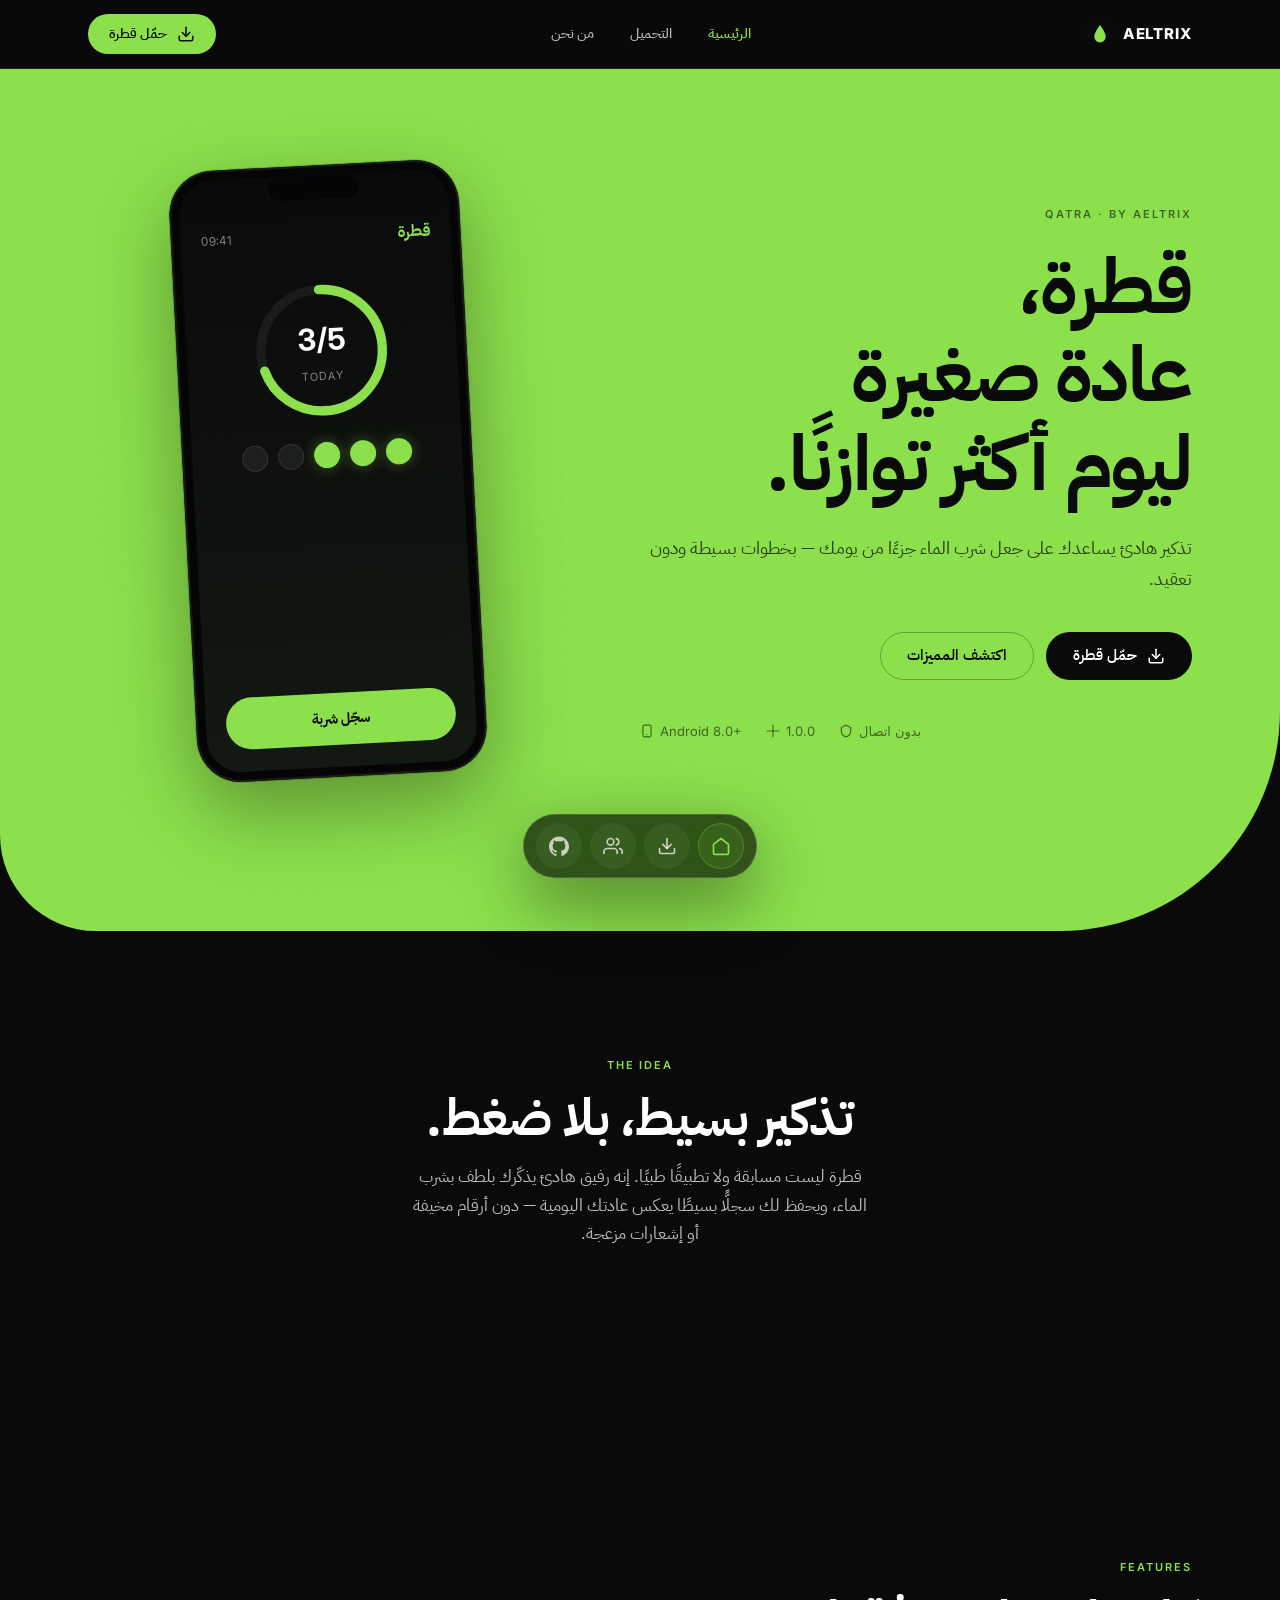
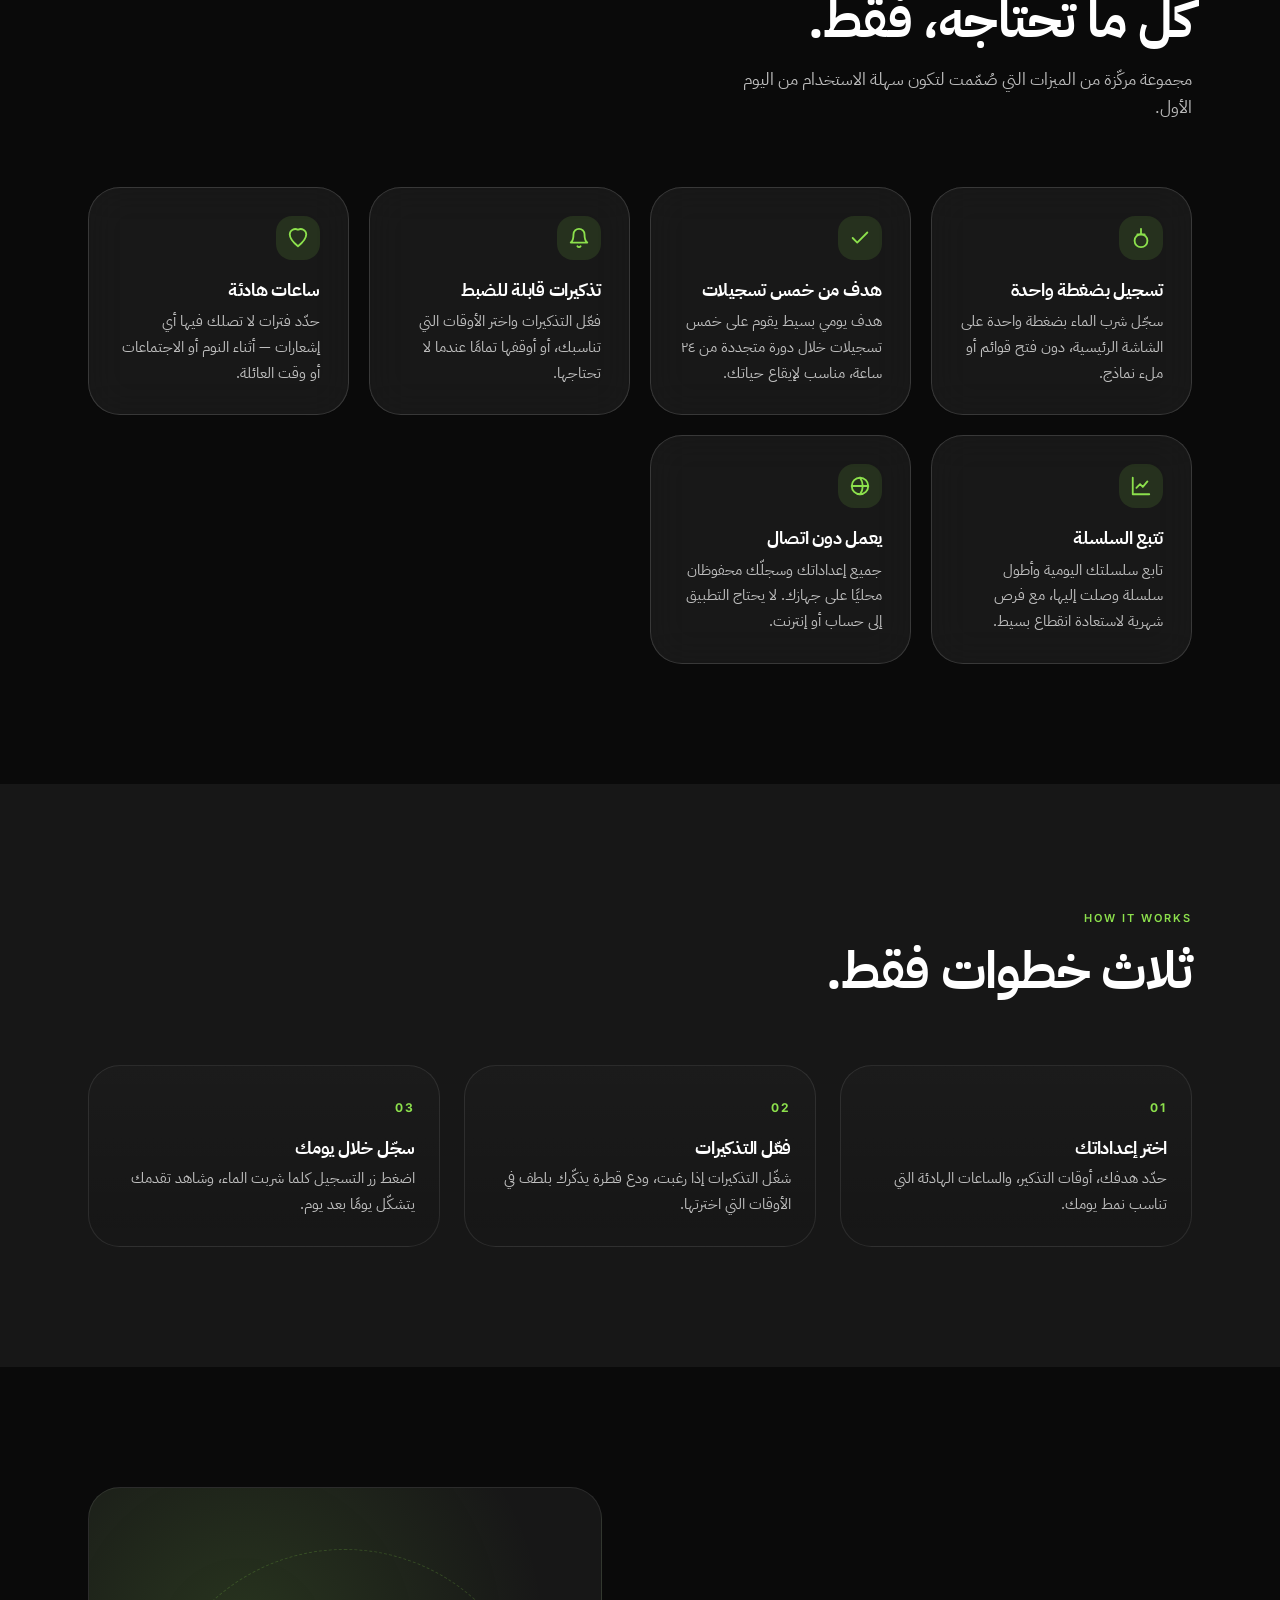
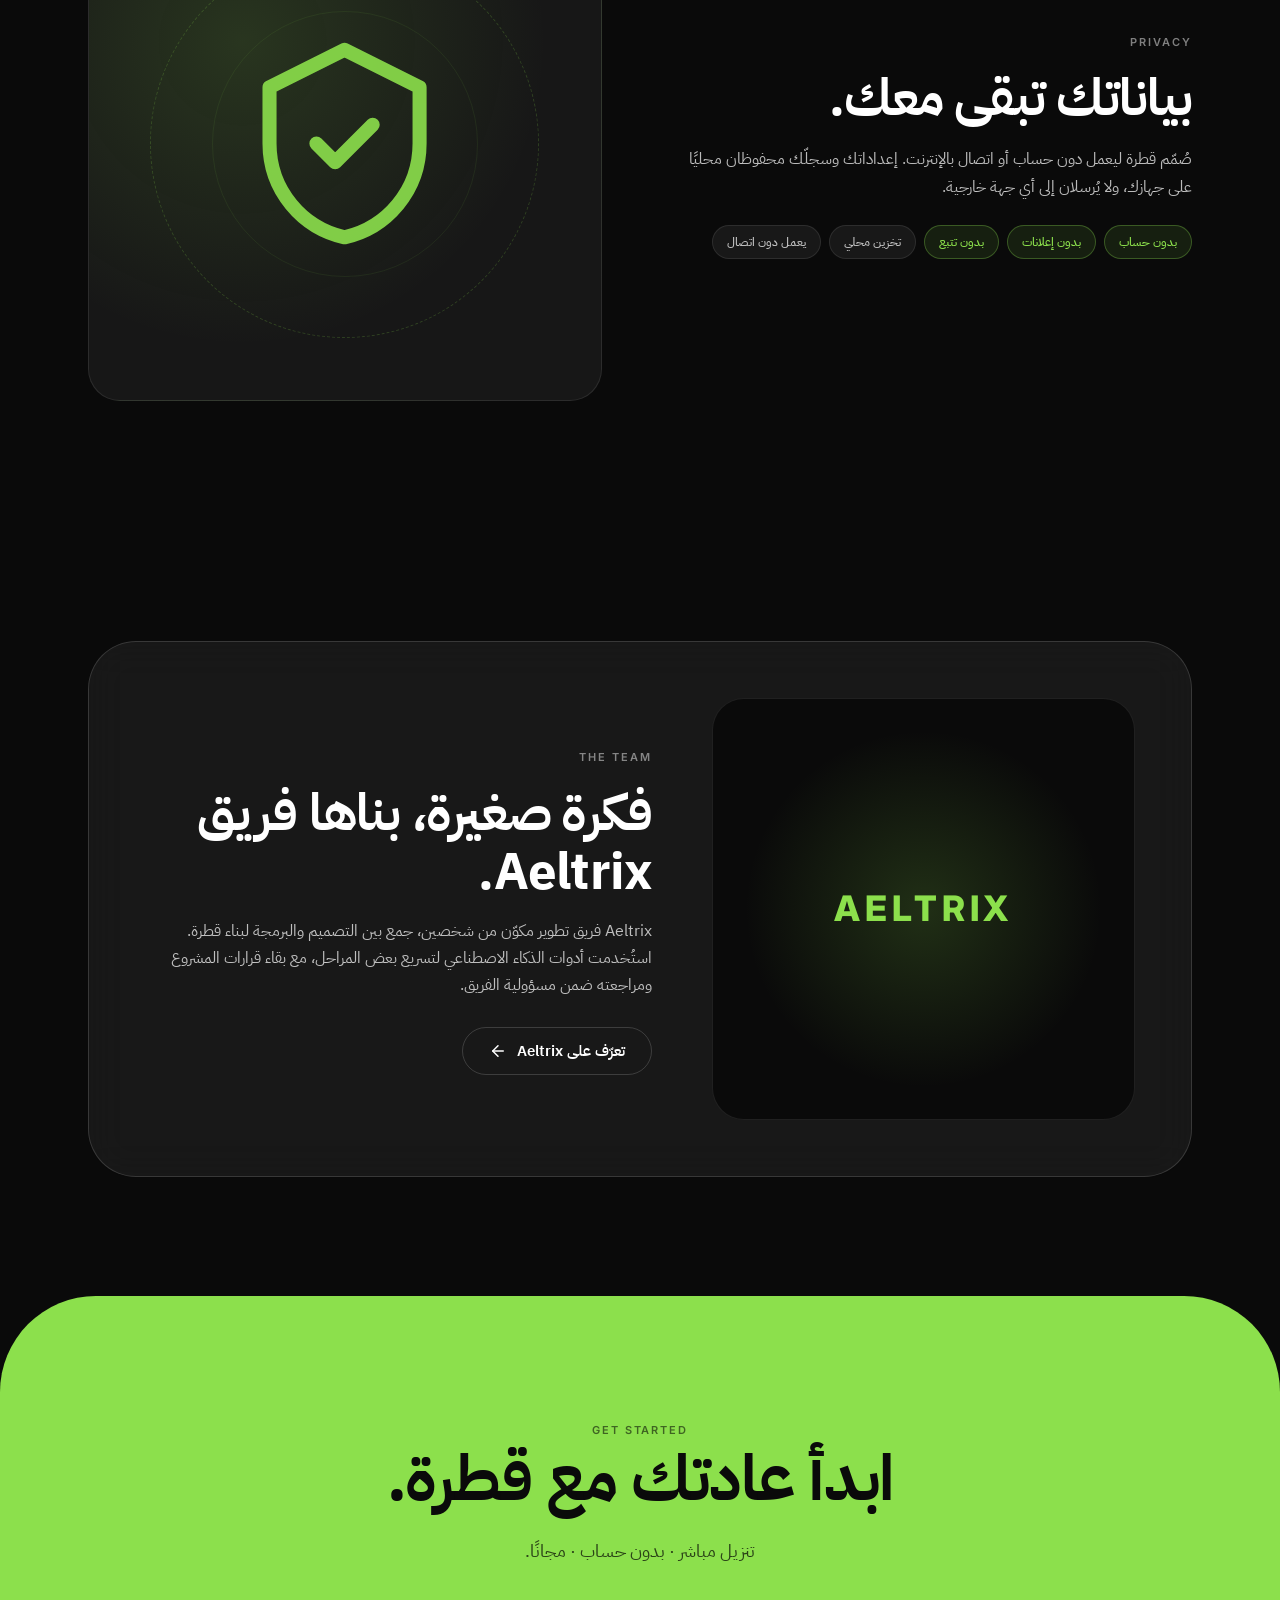
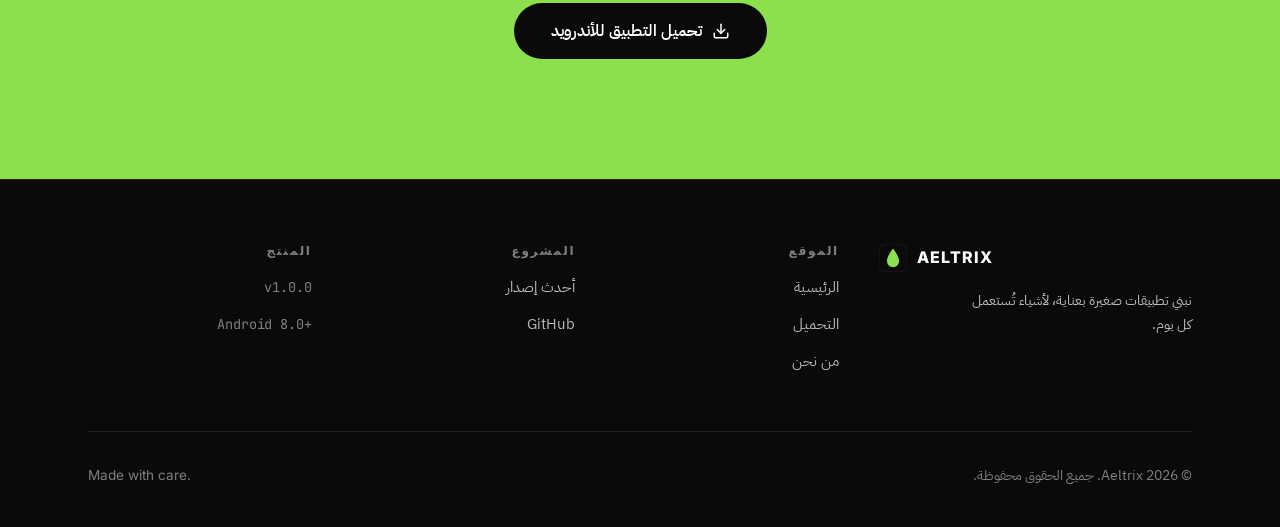
<file: index.html>
<!doctype html>
<html lang="ar" dir="rtl">
<head>
<meta charset="utf-8" />
<meta name="viewport" content="width=device-width, initial-scale=1, viewport-fit=cover" />
<title>قطرة — عادة صغيرة ليوم أكثر توازنًا | Aeltrix</title>
<meta name="description" content="قطرة تطبيق أندرويد لتذكير شرب الماء، مصمّم ليعمل دون اتصال وبخصوصية كاملة. من تطوير فريق Aeltrix." />
<meta name="theme-color" content="#0A0A0A" />
<link rel="icon" href="assets/icons/favicon.svg" type="image/svg+xml" />
<meta property="og:title" content="قطرة — عادة صغيرة ليوم أكثر توازنًا" />
<meta property="og:description" content="تذكير هادئ لشرب الماء، من تطوير Aeltrix." />
<meta property="og:type" content="website" />
<link rel="preconnect" href="https://fonts.googleapis.com" />
<link rel="preconnect" href="https://fonts.gstatic.com" crossorigin />
<link href="https://fonts.googleapis.com/css2?family=IBM+Plex+Sans+Arabic:wght@300;400;500;600;700&family=Inter:wght@400;500;600;700;800&family=JetBrains+Mono:wght@400;500&display=swap" rel="stylesheet" />
<link rel="stylesheet" href="assets/css/styles.css" />
</head>
<body>
<a class="skip" href="#main">تخطَّ إلى المحتوى</a>

<!-- ============ TOP NAV ============ -->
<header class="nav">
  <div class="container nav__inner">
    <a href="index.html" class="nav__logo" aria-label="Aeltrix">
      <svg viewBox="0 0 32 32" aria-hidden="true"><rect width="32" height="32" rx="8" fill="#0A0A0A"/><path d="M16 5c0 0-7 9-7 14.5a7 7 0 0 0 14 0C23 14 16 5 16 5Z" fill="#8CE04C"/></svg>
      <span>AELTRIX</span>
    </a>
    <nav class="nav__links" aria-label="التنقل الرئيسي">
      <a class="nav__link" href="index.html" aria-current="page">الرئيسية</a>
      <a class="nav__link" href="download.html">التحميل</a>
      <a class="nav__link" href="about.html">من نحن</a>
    </nav>
    <div class="nav__actions">
      <a class="btn btn--primary nav__cta" href="download.html" data-download-apk>
        <svg viewBox="0 0 24 24" fill="none" stroke="currentColor" stroke-width="2" stroke-linecap="round" stroke-linejoin="round" aria-hidden="true"><path d="M21 15v4a2 2 0 0 1-2 2H5a2 2 0 0 1-2-2v-4"/><polyline points="7 10 12 15 17 10"/><line x1="12" y1="15" x2="12" y2="3"/></svg>
        <span data-download-label>حمّل قطرة</span>
      </a>
      <button class="nav__menu" data-menu-open aria-label="فتح القائمة" aria-expanded="false">
        <svg viewBox="0 0 24 24" fill="none" stroke="currentColor" stroke-width="2" stroke-linecap="round"><line x1="3" y1="6" x2="21" y2="6"/><line x1="3" y1="12" x2="21" y2="12"/><line x1="3" y1="18" x2="21" y2="18"/></svg>
      </button>
    </div>
  </div>
</header>

<!-- ============ MOBILE DRAWER ============ -->
<div class="drawer" data-drawer data-open="false" aria-hidden="true">
  <div class="drawer__head">
    <a href="index.html" class="nav__logo" aria-label="Aeltrix">
      <svg viewBox="0 0 32 32" aria-hidden="true"><rect width="32" height="32" rx="8" fill="#8CE04C"/><path d="M16 5c0 0-7 9-7 14.5a7 7 0 0 0 14 0C23 14 16 5 16 5Z" fill="#0A0A0A"/></svg>
      <span>AELTRIX</span>
    </a>
    <button class="drawer__close" data-menu-close aria-label="إغلاق القائمة">
      <svg viewBox="0 0 24 24" fill="none" stroke="currentColor" stroke-width="2" stroke-linecap="round"><line x1="6" y1="6" x2="18" y2="18"/><line x1="18" y1="6" x2="6" y2="18"/></svg>
    </button>
  </div>
  <nav class="drawer__nav" aria-label="التنقل">
    <a href="index.html" aria-current="page">الرئيسية</a>
    <a href="download.html">التحميل</a>
    <a href="about.html">من نحن</a>
  </nav>
  <div class="drawer__cta">
    <a class="btn btn--primary" href="download.html" data-download-apk>
      <span data-download-label>حمّل قطرة</span>
    </a>
  </div>
</div>

<main id="main">

  <!-- ============ HERO ============ -->
  <section class="hero">
    <div class="container hero__inner">
      <div>
        <span class="eyebrow hero__eyebrow">Qatra · by Aeltrix</span>
        <h1>قطرة،<br>عادة صغيرة <em>ليوم أكثر توازنًا</em>.</h1>
        <p class="hero__lead">تذكير هادئ يساعدك على جعل شرب الماء جزءًا من يومك — بخطوات بسيطة ودون تعقيد.</p>
        <div class="hero__cta">
          <a class="btn btn--dark" href="download.html" data-download-apk>
            <svg viewBox="0 0 24 24" fill="none" stroke="currentColor" stroke-width="2" stroke-linecap="round" stroke-linejoin="round" aria-hidden="true"><path d="M21 15v4a2 2 0 0 1-2 2H5a2 2 0 0 1-2-2v-4"/><polyline points="7 10 12 15 17 10"/><line x1="12" y1="15" x2="12" y2="3"/></svg>
            <span data-download-label>حمّل قطرة</span>
          </a>
          <a class="btn btn--on-shout" href="#features">
            اكتشف المميزات
          </a>
        </div>
        <div class="hero__meta">
          <span><svg viewBox="0 0 24 24" fill="none" stroke="currentColor" stroke-width="2" stroke-linecap="round"><rect x="5" y="2" width="14" height="20" rx="3"/><line x1="12" y1="18" x2="12.01" y2="18"/></svg> Android 8.0+</span>
          <span><svg viewBox="0 0 24 24" fill="none" stroke="currentColor" stroke-width="2" stroke-linecap="round"><path d="M12 2v20"/><path d="M2 12h20"/></svg> <span data-cfg="version">1.0.0</span></span>
          <span><svg viewBox="0 0 24 24" fill="none" stroke="currentColor" stroke-width="2" stroke-linecap="round"><path d="M12 2l8 4v6c0 5-3.5 9-8 10-4.5-1-8-5-8-10V6l8-4z"/></svg> بدون اتصال</span>
        </div>
      </div>

      <div class="phone-wrap" aria-hidden="true">
        <div class="phone">
          <div class="phone__notch"></div>
          <div class="phone__screen">
            <div class="phone__brand">
              <span class="phone__brand-name">قطرة</span>
              <span class="phone__brand-time">09:41</span>
            </div>
            <div class="phone__ring">
              <svg viewBox="0 0 120 120">
                <circle cx="60" cy="60" r="52" fill="none" stroke="rgba(255,255,255,0.06)" stroke-width="8"/>
                <circle cx="60" cy="60" r="52" fill="none" stroke="#8CE04C" stroke-width="8"
                        stroke-dasharray="327" stroke-dashoffset="98" stroke-linecap="round"/>
              </svg>
              <div class="phone__ring-count">
                <b>3/5</b>
                <span class="latin">TODAY</span>
              </div>
            </div>
            <div class="phone__drops">
              <span class="phone__drop phone__drop--on"></span>
              <span class="phone__drop phone__drop--on"></span>
              <span class="phone__drop phone__drop--on"></span>
              <span class="phone__drop"></span>
              <span class="phone__drop"></span>
            </div>
            <div class="phone__action">سجّل شربة</div>
          </div>
        </div>
      </div>
    </div>
  </section>

  <!-- ============ INTRO ============ -->
  <section class="section section--void">
    <div class="container container--narrow">
      <div class="section__head section__head--center reveal">
        <span class="eyebrow">The idea</span>
        <h2>تذكير بسيط، بلا ضغط.</h2>
        <p>قطرة ليست مسابقة ولا تطبيقًا طبيًا. إنه رفيق هادئ يذكّرك بلطف بشرب الماء، ويحفظ لك سجلًّا بسيطًا يعكس عادتك اليومية — دون أرقام مخيفة أو إشعارات مزعجة.</p>
      </div>
    </div>
  </section>

  <!-- ============ FEATURES ============ -->
  <section class="section section--void" id="features">
    <div class="container">
      <div class="section__head reveal">
        <span class="eyebrow">Features</span>
        <h2>كل ما تحتاجه، فقط.</h2>
        <p>مجموعة مركّزة من الميزات التي صُمّمت لتكون سهلة الاستخدام من اليوم الأول.</p>
      </div>

      <div class="features">
        <article class="feature reveal">
          <div class="feature__icon"><svg viewBox="0 0 24 24" fill="none" stroke="currentColor" stroke-width="2" stroke-linecap="round" stroke-linejoin="round"><path d="M12 2v6"/><path d="M8 8h8"/><circle cx="12" cy="15" r="7"/></svg></div>
          <h3>تسجيل بضغطة واحدة</h3>
          <p>سجّل شرب الماء بضغطة واحدة على الشاشة الرئيسية، دون فتح قوائم أو ملء نماذج.</p>
        </article>
        <article class="feature reveal">
          <div class="feature__icon"><svg viewBox="0 0 24 24" fill="none" stroke="currentColor" stroke-width="2" stroke-linecap="round" stroke-linejoin="round"><path d="M20 6L9 17l-5-5"/></svg></div>
          <h3>هدف من خمس تسجيلات</h3>
          <p>هدف يومي بسيط يقوم على خمس تسجيلات خلال دورة متجددة من ٢٤ ساعة، مناسب لإيقاع حياتك.</p>
        </article>
        <article class="feature reveal">
          <div class="feature__icon"><svg viewBox="0 0 24 24" fill="none" stroke="currentColor" stroke-width="2" stroke-linecap="round" stroke-linejoin="round"><path d="M18 8A6 6 0 0 0 6 8c0 7-3 9-3 9h18s-3-2-3-9"/><path d="M13.73 21a2 2 0 0 1-3.46 0"/></svg></div>
          <h3>تذكيرات قابلة للضبط</h3>
          <p>فعّل التذكيرات واختر الأوقات التي تناسبك، أو أوقفها تمامًا عندما لا تحتاجها.</p>
        </article>
        <article class="feature reveal">
          <div class="feature__icon"><svg viewBox="0 0 24 24" fill="none" stroke="currentColor" stroke-width="2" stroke-linecap="round" stroke-linejoin="round"><path d="M12 3a6 6 0 0 0-9 5c0 6 9 13 9 13s9-7 9-13a6 6 0 0 0-9-5z"/></svg></div>
          <h3>ساعات هادئة</h3>
          <p>حدّد فترات لا تصلك فيها أي إشعارات — أثناء النوم أو الاجتماعات أو وقت العائلة.</p>
        </article>
        <article class="feature reveal">
          <div class="feature__icon"><svg viewBox="0 0 24 24" fill="none" stroke="currentColor" stroke-width="2" stroke-linecap="round" stroke-linejoin="round"><path d="M3 3v18h18"/><path d="M7 14l4-4 3 3 5-6"/></svg></div>
          <h3>تتبع السلسلة</h3>
          <p>تابع سلسلتك اليومية وأطول سلسلة وصلت إليها، مع فرص شهرية لاستعادة انقطاع بسيط.</p>
        </article>
        <article class="feature reveal">
          <div class="feature__icon"><svg viewBox="0 0 24 24" fill="none" stroke="currentColor" stroke-width="2" stroke-linecap="round" stroke-linejoin="round"><circle cx="12" cy="12" r="9"/><path d="M3 12h18"/><path d="M12 3a15 15 0 0 1 0 18"/></svg></div>
          <h3>يعمل دون اتصال</h3>
          <p>جميع إعداداتك وسجلّك محفوظان محليًا على جهازك. لا يحتاج التطبيق إلى حساب أو إنترنت.</p>
        </article>
      </div>
    </div>
  </section>

  <!-- ============ HOW IT WORKS ============ -->
  <section class="section section--char">
    <div class="container">
      <div class="section__head reveal">
        <span class="eyebrow">How it works</span>
        <h2>ثلاث خطوات فقط.</h2>
      </div>
      <div class="steps">
        <div class="step reveal"><h3>اختر إعداداتك</h3><p>حدّد هدفك، أوقات التذكير، والساعات الهادئة التي تناسب نمط يومك.</p></div>
        <div class="step reveal"><h3>فعّل التذكيرات</h3><p>شغّل التذكيرات إذا رغبت، ودع قطرة يذكّرك بلطف في الأوقات التي اخترتها.</p></div>
        <div class="step reveal"><h3>سجّل خلال يومك</h3><p>اضغط زر التسجيل كلما شربت الماء، وشاهد تقدمك يتشكّل يومًا بعد يوم.</p></div>
      </div>
    </div>
  </section>

  <!-- ============ PRIVACY ============ -->
  <section class="section section--void">
    <div class="container privacy">
      <div class="reveal">
        <span class="eyebrow">Privacy</span>
        <h2 style="margin: 14px 0 18px;">بياناتك تبقى معك.</h2>
        <p>صُمّم قطرة ليعمل دون حساب أو اتصال بالإنترنت. إعداداتك وسجلّك محفوظان محليًا على جهازك، ولا يُرسلان إلى أي جهة خارجية.</p>
        <div class="privacy__pills">
          <span class="pill pill--accent">بدون حساب</span>
          <span class="pill pill--accent">بدون إعلانات</span>
          <span class="pill pill--accent">بدون تتبع</span>
          <span class="pill">تخزين محلي</span>
          <span class="pill">يعمل دون اتصال</span>
        </div>
      </div>
      <div class="privacy__visual reveal" aria-hidden="true">
        <div class="privacy__ring"></div>
        <div class="privacy__ring privacy__ring--2"></div>
        <svg class="privacy__shield" viewBox="0 0 24 24" fill="none" stroke="currentColor" stroke-width="1.5" stroke-linecap="round" stroke-linejoin="round">
          <path d="M12 2l8 4v6c0 5-3.5 9-8 10-4.5-1-8-5-8-10V6l8-4z"/>
          <path d="M9 12l2 2 4-4"/>
        </svg>
      </div>
    </div>
  </section>

  <!-- ============ TEAM PREVIEW ============ -->
  <section class="section section--void">
    <div class="container">
      <div class="team-preview reveal">
        <div class="team-preview__mark" aria-hidden="true">
          <span class="team-preview__logo">AELTRIX</span>
        </div>
        <div>
          <span class="eyebrow">The team</span>
          <h2 style="margin: 14px 0 16px;">فكرة صغيرة، بناها فريق Aeltrix.</h2>
          <p>Aeltrix فريق تطوير مكوّن من شخصين، جمع بين التصميم والبرمجة لبناء قطرة. استُخدمت أدوات الذكاء الاصطناعي لتسريع بعض المراحل، مع بقاء قرارات المشروع ومراجعته ضمن مسؤولية الفريق.</p>
          <div style="margin-top: 28px;">
            <a class="btn btn--ghost" href="about.html">
              تعرّف على Aeltrix
              <svg viewBox="0 0 24 24" fill="none" stroke="currentColor" stroke-width="2" stroke-linecap="round" stroke-linejoin="round" style="transform: scaleX(-1);"><line x1="5" y1="12" x2="19" y2="12"/><polyline points="12 5 19 12 12 19"/></svg>
            </a>
          </div>
        </div>
      </div>
    </div>
  </section>

  <!-- ============ FINAL CTA ============ -->
  <section class="section section--shout">
    <div class="container cta-final reveal">
      <span class="eyebrow" style="color: rgba(0,0,0,0.55);">Get started</span>
      <h2>ابدأ عادتك مع قطرة.</h2>
      <p>تنزيل مباشر · بدون حساب · مجانًا.</p>
      <a class="btn btn--dark" href="download.html" data-download-apk>
        <svg viewBox="0 0 24 24" fill="none" stroke="currentColor" stroke-width="2" stroke-linecap="round" stroke-linejoin="round" aria-hidden="true"><path d="M21 15v4a2 2 0 0 1-2 2H5a2 2 0 0 1-2-2v-4"/><polyline points="7 10 12 15 17 10"/><line x1="12" y1="15" x2="12" y2="3"/></svg>
        <span data-download-label>تحميل التطبيق للأندرويد</span>
      </a>
    </div>
  </section>

</main>

<!-- ============ FOOTER ============ -->
<footer class="footer">
  <div class="container">
    <div class="footer__grid">
      <div class="footer__brand">
        <div class="footer__brand-logo">
          <svg viewBox="0 0 32 32" width="28" height="28" aria-hidden="true"><rect width="32" height="32" rx="8" fill="#0A0A0A" stroke="rgba(255,255,255,0.08)"/><path d="M16 5c0 0-7 9-7 14.5a7 7 0 0 0 14 0C23 14 16 5 16 5Z" fill="#8CE04C"/></svg>
          <span>AELTRIX</span>
        </div>
        <p>نبني تطبيقات صغيرة بعناية، لأشياء تُستعمل كل يوم.</p>
      </div>
      <div class="footer__col">
        <h4>الموقع</h4>
        <ul>
          <li><a href="index.html">الرئيسية</a></li>
          <li><a href="download.html">التحميل</a></li>
          <li><a href="about.html">من نحن</a></li>
        </ul>
      </div>
      <div class="footer__col">
        <h4>المشروع</h4>
        <ul>
          <li><a href="#" data-cfg="releasesUrl" target="_blank" rel="noopener">أحدث إصدار</a></li>
          <li><a href="#" data-cfg="githubUrl" target="_blank" rel="noopener">GitHub</a></li>
        </ul>
      </div>
      <div class="footer__col">
        <h4>المنتج</h4>
        <ul>
          <li><span class="mono" style="color:var(--fg-subtle); font-size: 0.85rem;">v<span data-cfg="version">1.0.0</span></span></li>
          <li><span class="mono" style="color:var(--fg-subtle); font-size: 0.85rem;">Android 8.0+</span></li>
        </ul>
      </div>
    </div>
    <div class="footer__bottom">
      <span>© <span data-year>2025</span> Aeltrix. جميع الحقوق محفوظة.</span>
      <span class="latin">Made with care.</span>
    </div>
  </div>
</footer>

<!-- ============ FLOATING DOCK ============ -->
<nav class="dock" data-dock aria-label="التنقل السريع">
  <a class="dock__item" href="index.html" aria-current="page" aria-label="الرئيسية">
    <svg viewBox="0 0 24 24" fill="none" stroke="currentColor" stroke-width="2" stroke-linecap="round" stroke-linejoin="round"><path d="M3 10l9-7 9 7v10a2 2 0 0 1-2 2H5a2 2 0 0 1-2-2z"/></svg>
    <span class="dock__tip">الرئيسية</span>
  </a>
  <a class="dock__item" href="download.html" aria-label="التحميل">
    <svg viewBox="0 0 24 24" fill="none" stroke="currentColor" stroke-width="2" stroke-linecap="round" stroke-linejoin="round"><path d="M21 15v4a2 2 0 0 1-2 2H5a2 2 0 0 1-2-2v-4"/><polyline points="7 10 12 15 17 10"/><line x1="12" y1="15" x2="12" y2="3"/></svg>
    <span class="dock__tip">التحميل</span>
  </a>
  <a class="dock__item" href="about.html" aria-label="من نحن">
    <svg viewBox="0 0 24 24" fill="none" stroke="currentColor" stroke-width="2" stroke-linecap="round" stroke-linejoin="round"><path d="M17 21v-2a4 4 0 0 0-4-4H5a4 4 0 0 0-4 4v2"/><circle cx="9" cy="7" r="4"/><path d="M23 21v-2a4 4 0 0 0-3-3.87"/><path d="M16 3.13a4 4 0 0 1 0 7.75"/></svg>
    <span class="dock__tip">من نحن</span>
  </a>
  <a class="dock__item" href="#" data-cfg="githubUrl" target="_blank" rel="noopener" aria-label="GitHub">
    <svg viewBox="0 0 24 24" fill="currentColor"><path d="M12 .5C5.4.5 0 5.9 0 12.5c0 5.3 3.4 9.8 8.2 11.4.6.1.8-.3.8-.6v-2c-3.3.7-4-1.6-4-1.6-.5-1.4-1.3-1.8-1.3-1.8-1.1-.7.1-.7.1-.7 1.2.1 1.9 1.2 1.9 1.2 1 1.8 2.8 1.3 3.4 1 .1-.8.4-1.3.8-1.6-2.7-.3-5.5-1.3-5.5-6 0-1.3.5-2.4 1.2-3.2-.1-.3-.5-1.5.1-3.2 0 0 1-.3 3.3 1.2a11.5 11.5 0 0 1 6 0c2.3-1.5 3.3-1.2 3.3-1.2.6 1.7.2 2.9.1 3.2.8.8 1.2 1.9 1.2 3.2 0 4.7-2.8 5.7-5.5 6 .4.4.8 1.1.8 2.2v3.3c0 .3.2.7.8.6C20.6 22.3 24 17.8 24 12.5 24 5.9 18.6.5 12 .5z"/></svg>
    <span class="dock__tip">GitHub</span>
  </a>
</nav>

<script src="site-config.js"></script>
<script src="assets/js/main.js" defer></script>
</body>
</html>
</file>
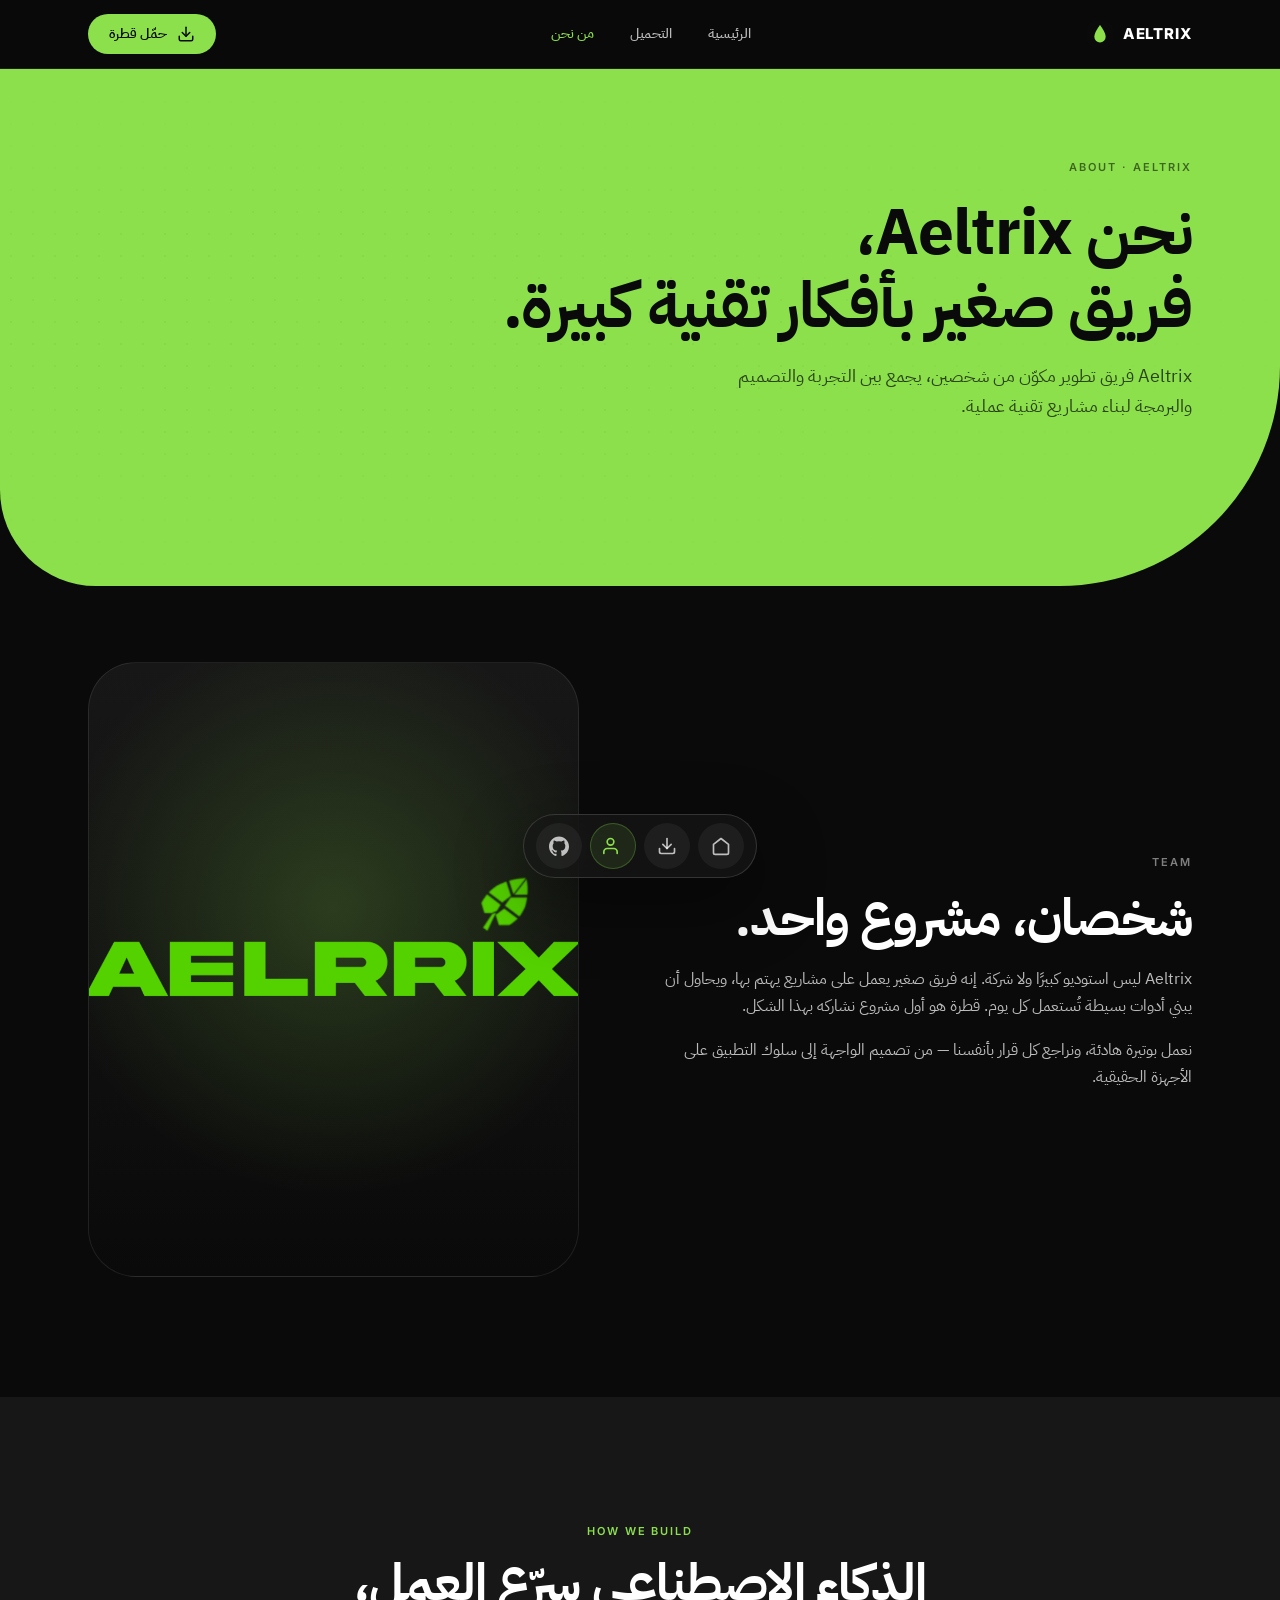
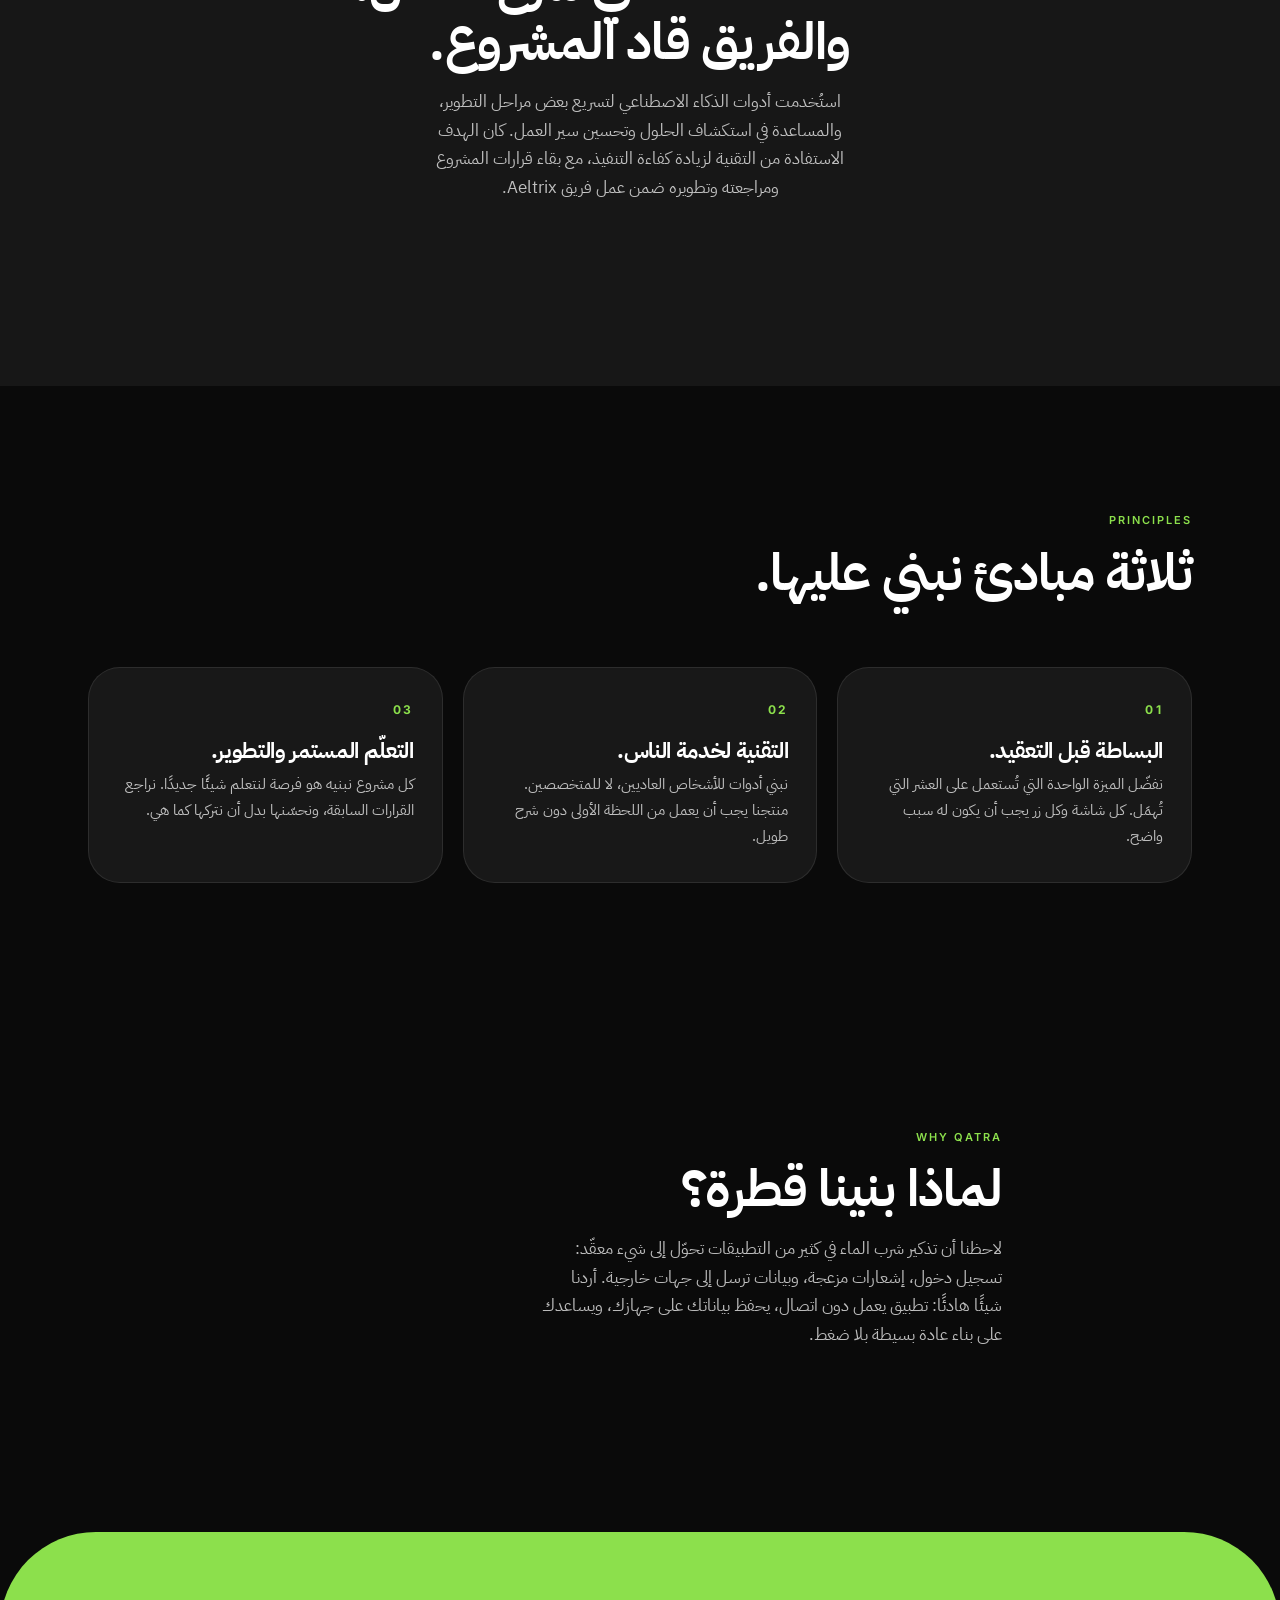
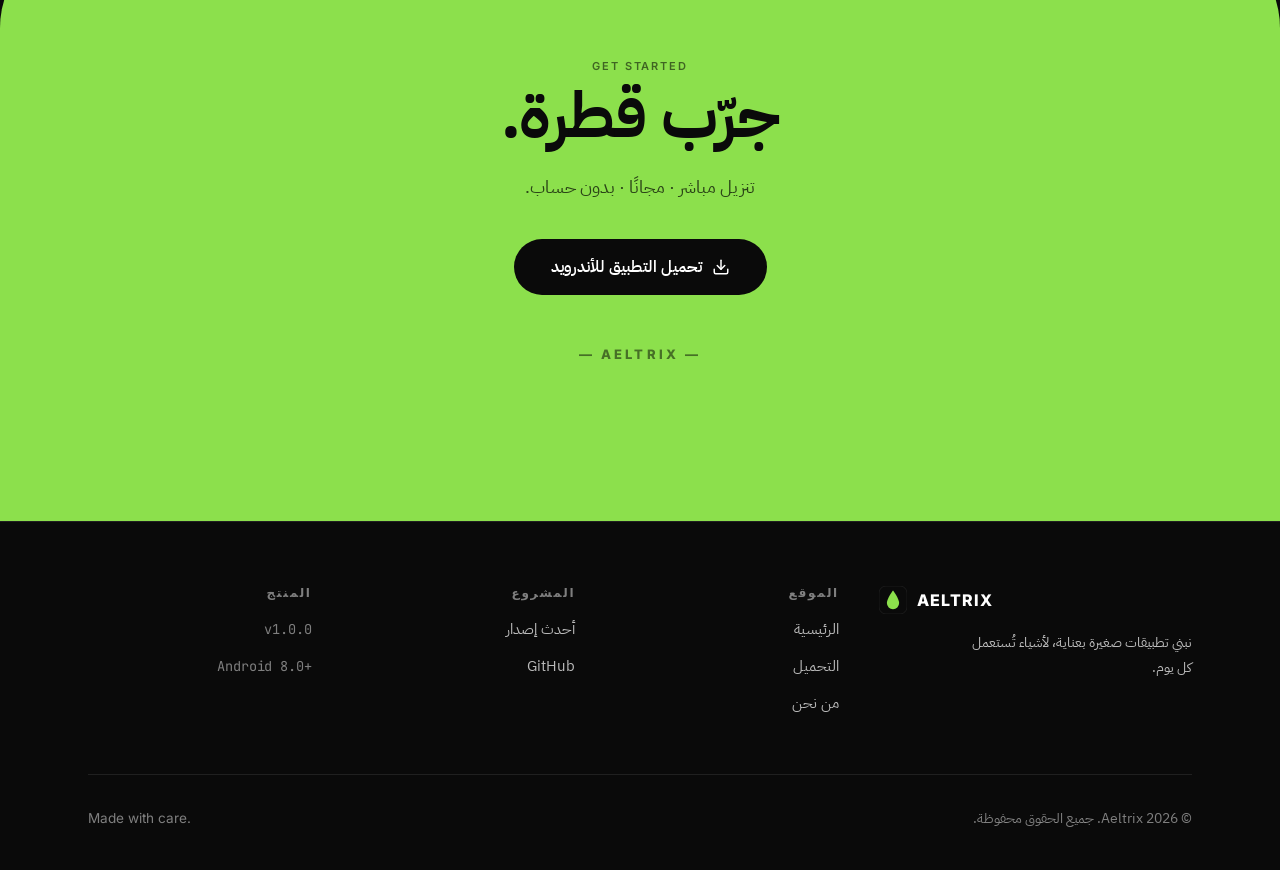
<file: about.html>
<!doctype html>
<html lang="ar" dir="rtl">
<head>
<meta charset="utf-8" />
<meta name="viewport" content="width=device-width, initial-scale=1, viewport-fit=cover" />
<title>من نحن — Aeltrix | فريق تطوير قطرة</title>
<meta name="description" content="تعرّف على Aeltrix، فريق تطوير مكوّن من شخصين، وعلى طريقة بناء تطبيق قطرة." />
<meta name="theme-color" content="#0A0A0A" />
<link rel="icon" href="assets/icons/favicon.svg" type="image/svg+xml" />
<link rel="preconnect" href="https://fonts.googleapis.com" />
<link rel="preconnect" href="https://fonts.gstatic.com" crossorigin />
<link href="https://fonts.googleapis.com/css2?family=IBM+Plex+Sans+Arabic:wght@300;400;500;600;700&family=Inter:wght@400;500;600;700;800&family=JetBrains+Mono:wght@400;500&display=swap" rel="stylesheet" />
<link rel="stylesheet" href="assets/css/styles.css" />
</head>
<body>
<a class="skip" href="#main">تخطَّ إلى المحتوى</a>

<header class="nav">
  <div class="container nav__inner">
    <a href="index.html" class="nav__logo" aria-label="Aeltrix">
      <svg viewBox="0 0 32 32" aria-hidden="true"><rect width="32" height="32" rx="8" fill="#0A0A0A"/><path d="M16 5c0 0-7 9-7 14.5a7 7 0 0 0 14 0C23 14 16 5 16 5Z" fill="#8CE04C"/></svg>
      <span>AELTRIX</span>
    </a>
    <nav class="nav__links" aria-label="التنقل الرئيسي">
      <a class="nav__link" href="index.html">الرئيسية</a>
      <a class="nav__link" href="download.html">التحميل</a>
      <a class="nav__link" href="about.html" aria-current="page">من نحن</a>
    </nav>
    <div class="nav__actions">
      <a class="btn btn--primary nav__cta" href="download.html" data-download-apk><svg viewBox="0 0 24 24" fill="none" stroke="currentColor" stroke-width="2" stroke-linecap="round" stroke-linejoin="round"><path d="M21 15v4a2 2 0 0 1-2 2H5a2 2 0 0 1-2-2v-4"/><polyline points="7 10 12 15 17 10"/><line x1="12" y1="15" x2="12" y2="3"/></svg><span data-download-label>حمّل قطرة</span></a>
      <button class="nav__menu" data-menu-open aria-label="فتح القائمة" aria-expanded="false"><svg viewBox="0 0 24 24" fill="none" stroke="currentColor" stroke-width="2" stroke-linecap="round"><line x1="3" y1="6" x2="21" y2="6"/><line x1="3" y1="12" x2="21" y2="12"/><line x1="3" y1="18" x2="21" y2="18"/></svg></button>
    </div>
  </div>
</header>

<div class="drawer" data-drawer data-open="false" aria-hidden="true">
  <div class="drawer__head">
    <a href="index.html" class="nav__logo"><svg viewBox="0 0 32 32"><rect width="32" height="32" rx="8" fill="#8CE04C"/><path d="M16 5c0 0-7 9-7 14.5a7 7 0 0 0 14 0C23 14 16 5 16 5Z" fill="#0A0A0A"/></svg><span>AELTRIX</span></a>
    <button class="drawer__close" data-menu-close aria-label="إغلاق القائمة"><svg viewBox="0 0 24 24" fill="none" stroke="currentColor" stroke-width="2" stroke-linecap="round"><line x1="6" y1="6" x2="18" y2="18"/><line x1="18" y1="6" x2="6" y2="18"/></svg></button>
  </div>
  <nav class="drawer__nav"><a href="index.html">الرئيسية</a><a href="download.html">التحميل</a><a href="about.html" aria-current="page">من نحن</a></nav>
</div>

<main id="main">

  <section class="hero dl-hero">
    <div class="container">
      <span class="eyebrow hero__eyebrow">About · Aeltrix</span>
      <h1>نحن Aeltrix،<br>فريق صغير بأفكار تقنية كبيرة.</h1>
      <p class="hero__lead">Aeltrix فريق تطوير مكوّن من شخصين، يجمع بين التجربة والتصميم والبرمجة لبناء مشاريع تقنية عملية.</p>
    </div>
  </section>

  <!-- Team -->
  <section class="section section--void" style="padding-top: clamp(40px, 6vw, 80px);">
    <div class="container team-grid">
      <div class="reveal">
        <span class="eyebrow">Team</span>
        <h2 style="margin: 14px 0 18px;">شخصان، مشروع واحد.</h2>
        <p>Aeltrix ليس استوديو كبيرًا ولا شركة. إنه فريق صغير يعمل على مشاريع يهتم بها، ويحاول أن يبني أدوات بسيطة تُستعمل كل يوم. قطرة هو أول مشروع نشاركه بهذا الشكل.</p>
        <p style="margin-top: 16px;">نعمل بوتيرة هادئة، ونراجع كل قرار بأنفسنا — من تصميم الواجهة إلى سلوك التطبيق على الأجهزة الحقيقية.</p>
      </div>
      <figure class="team-photo reveal">
        <div class="team-photo__placeholder" data-team-placeholder>
          <span class="latin">AELTRIX</span>
          <small>assets/images/aeltrix-team.png</small>
        </div>
        <img data-cfg="teamImage" alt="صورة فريق Aeltrix" hidden
             onerror="this.hidden=true; this.previousElementSibling.hidden=false;"
             onload="this.hidden=false; this.previousElementSibling.hidden=true;" />
      </figure>
    </div>
  </section>

  <!-- AI development -->
  <section class="section section--char">
    <div class="container container--narrow">
      <div class="section__head section__head--center reveal">
        <span class="eyebrow">How we build</span>
        <h2>الذكاء الاصطناعي سرّع العمل، والفريق قاد المشروع.</h2>
        <p>استُخدمت أدوات الذكاء الاصطناعي لتسريع بعض مراحل التطوير، والمساعدة في استكشاف الحلول وتحسين سير العمل. كان الهدف الاستفادة من التقنية لزيادة كفاءة التنفيذ، مع بقاء قرارات المشروع ومراجعته وتطويره ضمن عمل فريق Aeltrix.</p>
      </div>
    </div>
  </section>

  <!-- Principles -->
  <section class="section section--void">
    <div class="container">
      <div class="section__head reveal">
        <span class="eyebrow">Principles</span>
        <h2>ثلاثة مبادئ نبني عليها.</h2>
      </div>
      <div class="principles">
        <article class="principle reveal">
          <span class="principle__n">01</span>
          <h3>البساطة قبل التعقيد.</h3>
          <p>نفضّل الميزة الواحدة التي تُستعمل على العشر التي تُهمَل. كل شاشة وكل زر يجب أن يكون له سبب واضح.</p>
        </article>
        <article class="principle reveal">
          <span class="principle__n">02</span>
          <h3>التقنية لخدمة الناس.</h3>
          <p>نبني أدوات للأشخاص العاديين، لا للمتخصصين. منتجنا يجب أن يعمل من اللحظة الأولى دون شرح طويل.</p>
        </article>
        <article class="principle reveal">
          <span class="principle__n">03</span>
          <h3>التعلّم المستمر والتطوير.</h3>
          <p>كل مشروع نبنيه هو فرصة لنتعلم شيئًا جديدًا. نراجع القرارات السابقة، ونحسّنها بدل أن نتركها كما هي.</p>
        </article>
      </div>
    </div>
  </section>

  <!-- Product -->
  <section class="section section--void">
    <div class="container container--narrow">
      <div class="section__head reveal">
        <span class="eyebrow">Why Qatra</span>
        <h2>لماذا بنينا قطرة؟</h2>
        <p>لاحظنا أن تذكير شرب الماء في كثير من التطبيقات تحوّل إلى شيء معقّد: تسجيل دخول، إشعارات مزعجة، وبيانات ترسل إلى جهات خارجية. أردنا شيئًا هادئًا: تطبيق يعمل دون اتصال، يحفظ بياناتك على جهازك، ويساعدك على بناء عادة بسيطة بلا ضغط.</p>
      </div>
    </div>
  </section>

  <!-- Closing -->
  <section class="section section--shout">
    <div class="container cta-final reveal">
      <span class="eyebrow" style="color: rgba(0,0,0,0.55);">Get started</span>
      <h2>جرّب قطرة.</h2>
      <p>تنزيل مباشر · مجانًا · بدون حساب.</p>
      <a class="btn btn--dark" href="download.html" data-download-apk>
        <svg viewBox="0 0 24 24" fill="none" stroke="currentColor" stroke-width="2" stroke-linecap="round" stroke-linejoin="round"><path d="M21 15v4a2 2 0 0 1-2 2H5a2 2 0 0 1-2-2v-4"/><polyline points="7 10 12 15 17 10"/><line x1="12" y1="15" x2="12" y2="3"/></svg>
        <span data-download-label>تحميل التطبيق للأندرويد</span>
      </a>
      <p style="margin-top: 48px; font-family: var(--font-en); font-weight: 800; letter-spacing: 0.24em; color: rgba(0,0,0,0.5); font-size: 13px;">— AELTRIX —</p>
    </div>
  </section>

</main>

<footer class="footer">
  <div class="container">
    <div class="footer__grid">
      <div class="footer__brand">
        <div class="footer__brand-logo">
          <svg viewBox="0 0 32 32" width="28" height="28"><rect width="32" height="32" rx="8" fill="#0A0A0A" stroke="rgba(255,255,255,0.08)"/><path d="M16 5c0 0-7 9-7 14.5a7 7 0 0 0 14 0C23 14 16 5 16 5Z" fill="#8CE04C"/></svg>
          <span>AELTRIX</span>
        </div>
        <p>نبني تطبيقات صغيرة بعناية، لأشياء تُستعمل كل يوم.</p>
      </div>
      <div class="footer__col"><h4>الموقع</h4><ul><li><a href="index.html">الرئيسية</a></li><li><a href="download.html">التحميل</a></li><li><a href="about.html">من نحن</a></li></ul></div>
      <div class="footer__col"><h4>المشروع</h4><ul><li><a href="#" data-cfg="releasesUrl" target="_blank" rel="noopener">أحدث إصدار</a></li><li><a href="#" data-cfg="githubUrl" target="_blank" rel="noopener">GitHub</a></li></ul></div>
      <div class="footer__col"><h4>المنتج</h4><ul><li><span class="mono" style="color:var(--fg-subtle); font-size: 0.85rem;">v<span data-cfg="version">1.0.0</span></span></li><li><span class="mono" style="color:var(--fg-subtle); font-size: 0.85rem;">Android 8.0+</span></li></ul></div>
    </div>
    <div class="footer__bottom"><span>© <span data-year>2025</span> Aeltrix. جميع الحقوق محفوظة.</span><span class="latin">Made with care.</span></div>
  </div>
</footer>

<nav class="dock" data-dock aria-label="التنقل السريع">
  <a class="dock__item" href="index.html" aria-label="الرئيسية"><svg viewBox="0 0 24 24" fill="none" stroke="currentColor" stroke-width="2" stroke-linecap="round" stroke-linejoin="round"><path d="M3 10l9-7 9 7v10a2 2 0 0 1-2 2H5a2 2 0 0 1-2-2z"/></svg><span class="dock__tip">الرئيسية</span></a>
  <a class="dock__item" href="download.html" aria-label="التحميل"><svg viewBox="0 0 24 24" fill="none" stroke="currentColor" stroke-width="2" stroke-linecap="round" stroke-linejoin="round"><path d="M21 15v4a2 2 0 0 1-2 2H5a2 2 0 0 1-2-2v-4"/><polyline points="7 10 12 15 17 10"/><line x1="12" y1="15" x2="12" y2="3"/></svg><span class="dock__tip">التحميل</span></a>
  <a class="dock__item" href="about.html" aria-current="page" aria-label="من نحن"><svg viewBox="0 0 24 24" fill="none" stroke="currentColor" stroke-width="2" stroke-linecap="round" stroke-linejoin="round"><path d="M17 21v-2a4 4 0 0 0-4-4H5a4 4 0 0 0-4 4v2"/><circle cx="9" cy="7" r="4"/></svg><span class="dock__tip">من نحن</span></a>
  <a class="dock__item" href="#" data-cfg="githubUrl" target="_blank" rel="noopener" aria-label="GitHub"><svg viewBox="0 0 24 24" fill="currentColor"><path d="M12 .5C5.4.5 0 5.9 0 12.5c0 5.3 3.4 9.8 8.2 11.4.6.1.8-.3.8-.6v-2c-3.3.7-4-1.6-4-1.6-.5-1.4-1.3-1.8-1.3-1.8-1.1-.7.1-.7.1-.7 1.2.1 1.9 1.2 1.9 1.2 1 1.8 2.8 1.3 3.4 1 .1-.8.4-1.3.8-1.6-2.7-.3-5.5-1.3-5.5-6 0-1.3.5-2.4 1.2-3.2-.1-.3-.5-1.5.1-3.2 0 0 1-.3 3.3 1.2a11.5 11.5 0 0 1 6 0c2.3-1.5 3.3-1.2 3.3-1.2.6 1.7.2 2.9.1 3.2.8.8 1.2 1.9 1.2 3.2 0 4.7-2.8 5.7-5.5 6 .4.4.8 1.1.8 2.2v3.3c0 .3.2.7.8.6C20.6 22.3 24 17.8 24 12.5 24 5.9 18.6.5 12 .5z"/></svg><span class="dock__tip">GitHub</span></a>
</nav>

<script src="site-config.js"></script>
<script src="assets/js/main.js" defer></script>
</body>
</html>
</file>
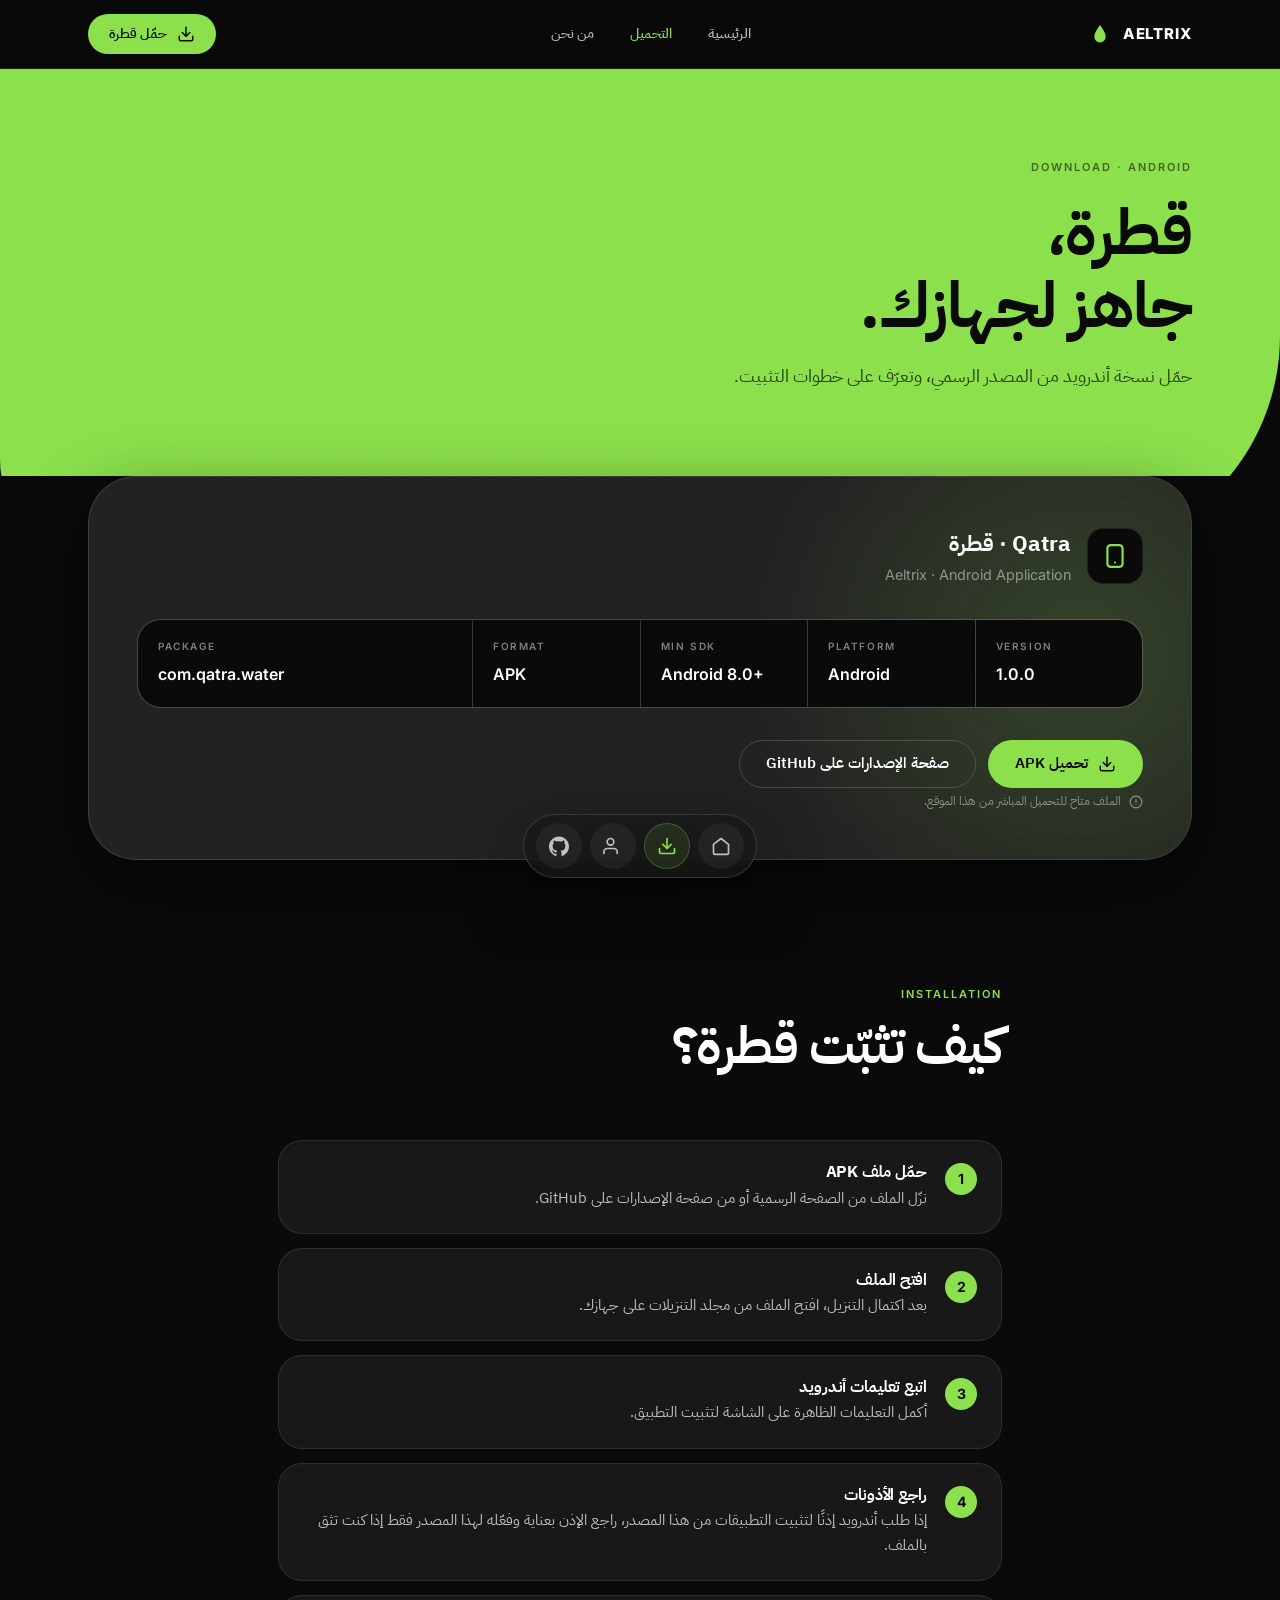
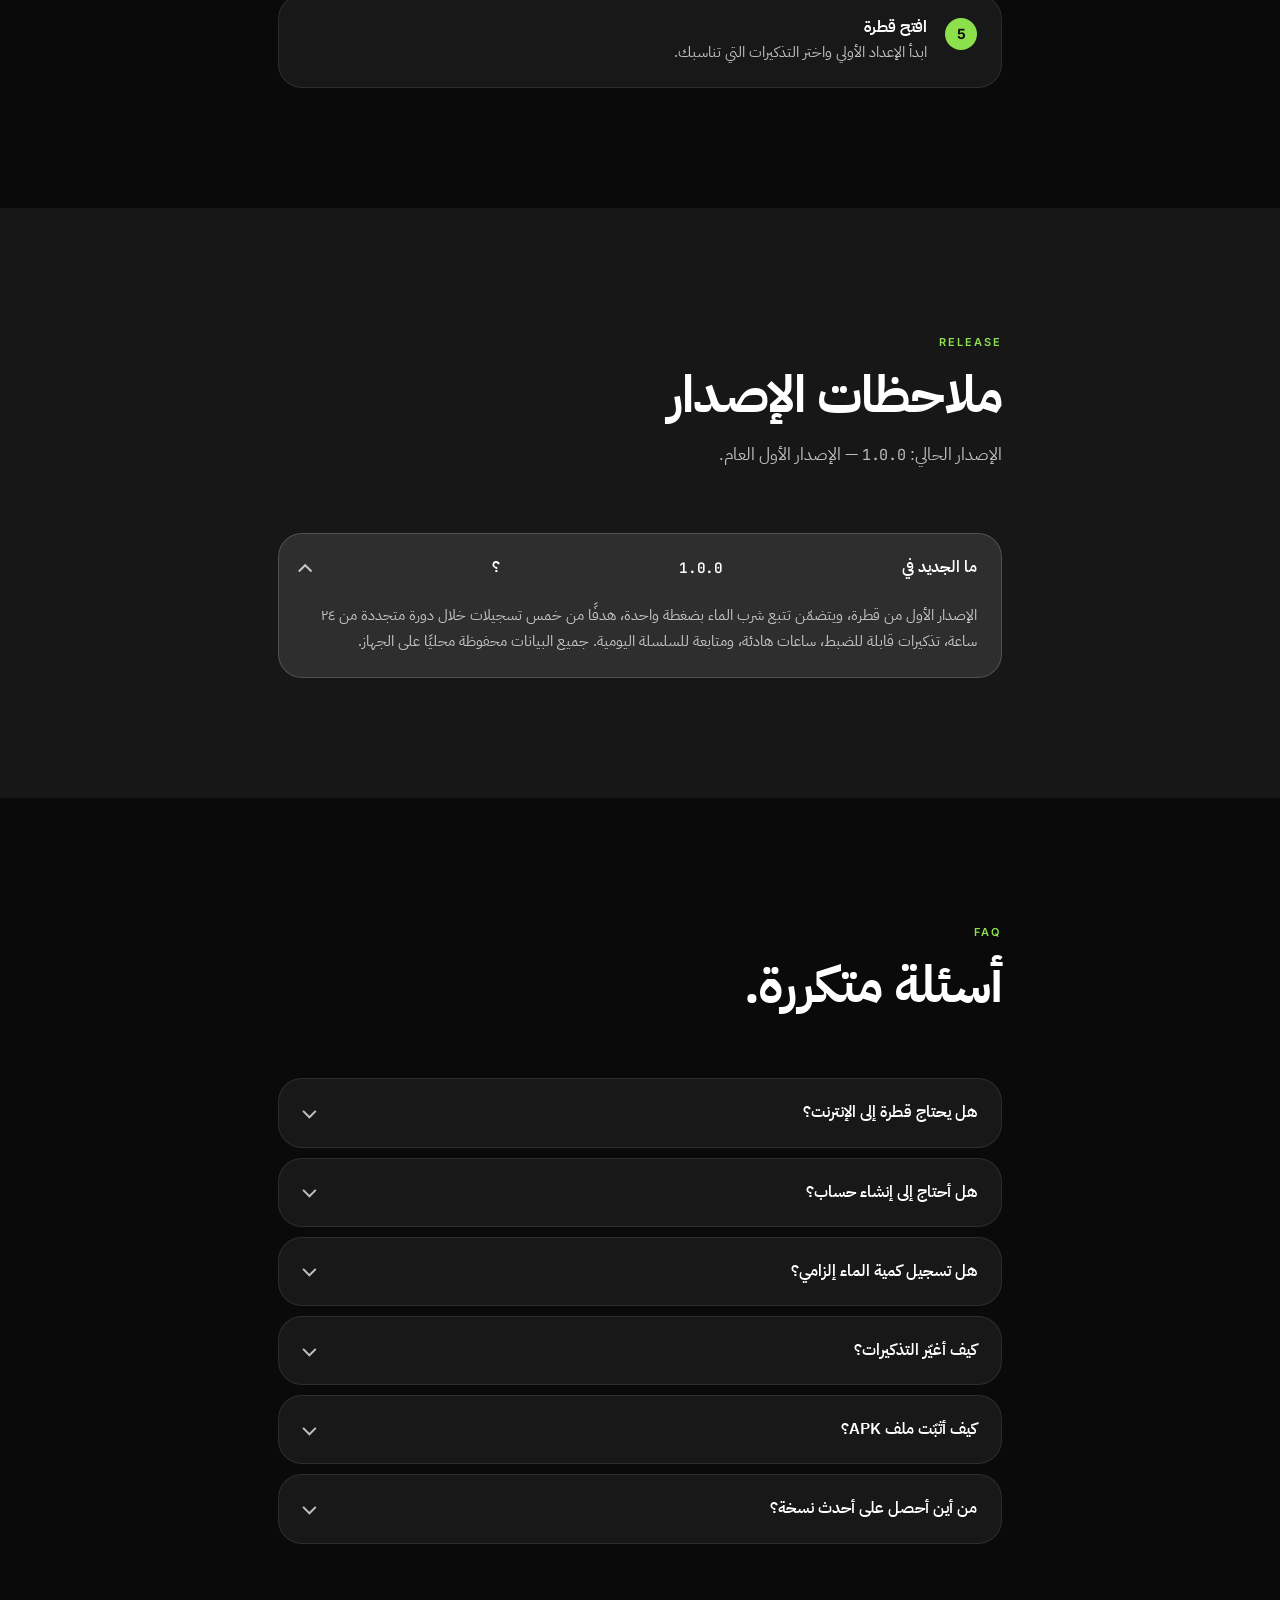
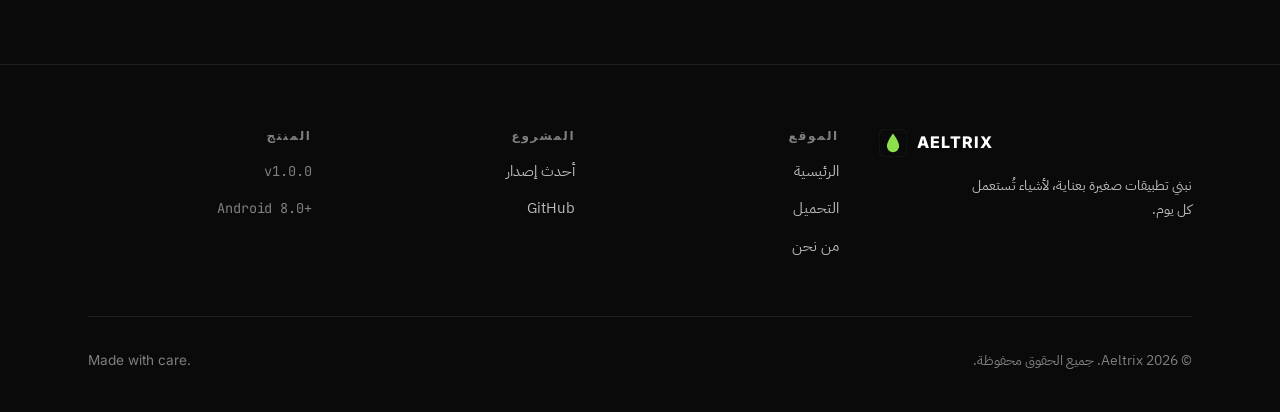
<file: download.html>
<!doctype html>
<html lang="ar" dir="rtl">
<head>
<meta charset="utf-8" />
<meta name="viewport" content="width=device-width, initial-scale=1, viewport-fit=cover" />
<title>تحميل قطرة — APK للأندرويد | Aeltrix</title>
<meta name="description" content="حمّل قطرة للأندرويد من المصدر الرسمي، وتعرّف على خطوات التثبيت ومتطلبات التشغيل." />
<meta name="theme-color" content="#0A0A0A" />
<link rel="icon" href="assets/icons/favicon.svg" type="image/svg+xml" />
<link rel="preconnect" href="https://fonts.googleapis.com" />
<link rel="preconnect" href="https://fonts.gstatic.com" crossorigin />
<link href="https://fonts.googleapis.com/css2?family=IBM+Plex+Sans+Arabic:wght@300;400;500;600;700&family=Inter:wght@400;500;600;700;800&family=JetBrains+Mono:wght@400;500&display=swap" rel="stylesheet" />
<link rel="stylesheet" href="assets/css/styles.css" />
</head>
<body>
<a class="skip" href="#main">تخطَّ إلى المحتوى</a>

<header class="nav">
  <div class="container nav__inner">
    <a href="index.html" class="nav__logo" aria-label="Aeltrix">
      <svg viewBox="0 0 32 32" aria-hidden="true"><rect width="32" height="32" rx="8" fill="#0A0A0A"/><path d="M16 5c0 0-7 9-7 14.5a7 7 0 0 0 14 0C23 14 16 5 16 5Z" fill="#8CE04C"/></svg>
      <span>AELTRIX</span>
    </a>
    <nav class="nav__links" aria-label="التنقل الرئيسي">
      <a class="nav__link" href="index.html">الرئيسية</a>
      <a class="nav__link" href="download.html" aria-current="page">التحميل</a>
      <a class="nav__link" href="about.html">من نحن</a>
    </nav>
    <div class="nav__actions">
      <a class="btn btn--primary nav__cta" href="download.html" data-download-apk>
        <svg viewBox="0 0 24 24" fill="none" stroke="currentColor" stroke-width="2" stroke-linecap="round" stroke-linejoin="round"><path d="M21 15v4a2 2 0 0 1-2 2H5a2 2 0 0 1-2-2v-4"/><polyline points="7 10 12 15 17 10"/><line x1="12" y1="15" x2="12" y2="3"/></svg>
        <span data-download-label>حمّل قطرة</span>
      </a>
      <button class="nav__menu" data-menu-open aria-label="فتح القائمة" aria-expanded="false">
        <svg viewBox="0 0 24 24" fill="none" stroke="currentColor" stroke-width="2" stroke-linecap="round"><line x1="3" y1="6" x2="21" y2="6"/><line x1="3" y1="12" x2="21" y2="12"/><line x1="3" y1="18" x2="21" y2="18"/></svg>
      </button>
    </div>
  </div>
</header>

<div class="drawer" data-drawer data-open="false" aria-hidden="true">
  <div class="drawer__head">
    <a href="index.html" class="nav__logo"><svg viewBox="0 0 32 32"><rect width="32" height="32" rx="8" fill="#8CE04C"/><path d="M16 5c0 0-7 9-7 14.5a7 7 0 0 0 14 0C23 14 16 5 16 5Z" fill="#0A0A0A"/></svg><span>AELTRIX</span></a>
    <button class="drawer__close" data-menu-close aria-label="إغلاق القائمة"><svg viewBox="0 0 24 24" fill="none" stroke="currentColor" stroke-width="2" stroke-linecap="round"><line x1="6" y1="6" x2="18" y2="18"/><line x1="18" y1="6" x2="6" y2="18"/></svg></button>
  </div>
  <nav class="drawer__nav"><a href="index.html">الرئيسية</a><a href="download.html" aria-current="page">التحميل</a><a href="about.html">من نحن</a></nav>
</div>

<main id="main">

  <!-- Hero -->
  <section class="hero dl-hero">
    <div class="container">
      <span class="eyebrow hero__eyebrow">Download · Android</span>
      <h1>قطرة،<br>جاهز لجهازك.</h1>
      <p class="hero__lead">حمّل نسخة أندرويد من المصدر الرسمي، وتعرّف على خطوات التثبيت.</p>
    </div>
  </section>

  <!-- Download card -->
  <section class="section section--void" style="padding-top: 0;">
    <div class="container">
      <div class="dl-card reveal">
        <div class="dl-card__head">
          <div class="dl-card__icon">
            <svg viewBox="0 0 24 24" fill="none" stroke="currentColor" stroke-width="2" stroke-linecap="round" stroke-linejoin="round"><rect x="5" y="2" width="14" height="20" rx="3"/><line x1="12" y1="18" x2="12.01" y2="18"/></svg>
          </div>
          <div>
            <div class="dl-card__title">Qatra · قطرة</div>
            <div class="dl-card__sub">Aeltrix · Android Application</div>
          </div>
        </div>

        <div class="dl-meta">
          <div class="dl-meta__row"><span class="dl-meta__key">Version</span><span class="dl-meta__val"><span data-cfg="version">1.0.0</span></span></div>
          <div class="dl-meta__row"><span class="dl-meta__key">Platform</span><span class="dl-meta__val">Android</span></div>
          <div class="dl-meta__row"><span class="dl-meta__key">Min SDK</span><span class="dl-meta__val">Android <span data-cfg="minAndroid">8.0</span>+</span></div>
          <div class="dl-meta__row"><span class="dl-meta__key">Format</span><span class="dl-meta__val">APK</span></div>
          <div class="dl-meta__row" style="grid-column: span 2;"><span class="dl-meta__key">Package</span><span class="dl-meta__val"><span data-cfg="package">com.qatra.water</span></span></div>
        </div>

        <div>
          <div class="dl-actions">
            <a class="btn btn--primary" href="#" data-download-apk>
              <svg viewBox="0 0 24 24" fill="none" stroke="currentColor" stroke-width="2" stroke-linecap="round" stroke-linejoin="round"><path d="M21 15v4a2 2 0 0 1-2 2H5a2 2 0 0 1-2-2v-4"/><polyline points="7 10 12 15 17 10"/><line x1="12" y1="15" x2="12" y2="3"/></svg>
              <span data-download-label>تحميل APK</span>
            </a>
            <a class="btn btn--ghost" href="#" data-cfg="releasesUrl" target="_blank" rel="noopener">
              صفحة الإصدارات على GitHub
            </a>
          </div>
          <p class="dl-note">
            <svg viewBox="0 0 24 24" fill="none" stroke="currentColor" stroke-width="2" stroke-linecap="round" stroke-linejoin="round"><circle cx="12" cy="12" r="10"/><line x1="12" y1="8" x2="12" y2="12"/><line x1="12" y1="16" x2="12.01" y2="16"/></svg>
            <span data-download-status>جارٍ التحقق من توفر الملف…</span>
          </p>
        </div>
      </div>
    </div>
  </section>

  <!-- Install steps -->
  <section class="section section--void" style="padding-top: 0;">
    <div class="container container--narrow">
      <div class="section__head reveal">
        <span class="eyebrow">Installation</span>
        <h2>كيف تثبّت قطرة؟</h2>
      </div>
      <div class="install-steps">
        <div class="install-step reveal"><div><h3>حمّل ملف APK</h3><p>نزّل الملف من الصفحة الرسمية أو من صفحة الإصدارات على GitHub.</p></div></div>
        <div class="install-step reveal"><div><h3>افتح الملف</h3><p>بعد اكتمال التنزيل، افتح الملف من مجلد التنزيلات على جهازك.</p></div></div>
        <div class="install-step reveal"><div><h3>اتبع تعليمات أندرويد</h3><p>أكمل التعليمات الظاهرة على الشاشة لتثبيت التطبيق.</p></div></div>
        <div class="install-step reveal"><div><h3>راجع الأذونات</h3><p>إذا طلب أندرويد إذنًا لتثبيت التطبيقات من هذا المصدر، راجع الإذن بعناية وفعّله لهذا المصدر فقط إذا كنت تثق بالملف.</p></div></div>
        <div class="install-step reveal"><div><h3>افتح قطرة</h3><p>ابدأ الإعداد الأولي واختر التذكيرات التي تناسبك.</p></div></div>
      </div>
    </div>
  </section>

  <!-- Release info -->
  <section class="section section--char">
    <div class="container container--narrow">
      <div class="section__head reveal">
        <span class="eyebrow">Release</span>
        <h2>ملاحظات الإصدار</h2>
        <p>الإصدار الحالي: <span class="mono" data-cfg="version">1.0.0</span> — الإصدار الأول العام.</p>
      </div>
      <div class="acc reveal">
        <details class="acc__item" open>
          <summary>ما الجديد في <span class="mono" data-cfg="version">1.0.0</span>؟</summary>
          <div class="acc__body">
            الإصدار الأول من قطرة، ويتضمّن تتبع شرب الماء بضغطة واحدة، هدفًا من خمس تسجيلات خلال دورة متجددة من ٢٤ ساعة، تذكيرات قابلة للضبط، ساعات هادئة، ومتابعة للسلسلة اليومية. جميع البيانات محفوظة محليًا على الجهاز.
          </div>
        </details>
      </div>
    </div>
  </section>

  <!-- FAQ -->
  <section class="section section--void">
    <div class="container container--narrow">
      <div class="section__head reveal">
        <span class="eyebrow">FAQ</span>
        <h2>أسئلة متكررة.</h2>
      </div>
      <div class="acc reveal">
        <details class="acc__item"><summary>هل يحتاج قطرة إلى الإنترنت؟</summary><div class="acc__body">لا. صُمّم قطرة ليعمل دون اتصال بالإنترنت. جميع وظائف التطبيق الأساسية متاحة دون شبكة.</div></details>
        <details class="acc__item"><summary>هل أحتاج إلى إنشاء حساب؟</summary><div class="acc__body">لا. لا يحتاج قطرة إلى حساب ولا تسجيل دخول. تبدأ باستخدام التطبيق مباشرة بعد التثبيت.</div></details>
        <details class="acc__item"><summary>هل تسجيل كمية الماء إلزامي؟</summary><div class="acc__body">لا. تتبع كمية الماء خيار اختياري. يمكنك الاكتفاء بتسجيل كل شربة دون إدخال الكمية.</div></details>
        <details class="acc__item"><summary>كيف أغيّر التذكيرات؟</summary><div class="acc__body">من داخل التطبيق، انتقل إلى الإعدادات وعدّل أوقات التذكيرات أو أوقفها تمامًا متى رغبت. كما يمكنك ضبط الساعات الهادئة.</div></details>
        <details class="acc__item"><summary>كيف أثبّت ملف APK؟</summary><div class="acc__body">اتبع الخطوات الموضحة في قسم التثبيت أعلاه. تأكد من تنزيل الملف من المصدر الرسمي فقط.</div></details>
        <details class="acc__item"><summary>من أين أحصل على أحدث نسخة؟</summary><div class="acc__body">أحدث نسخة متاحة من صفحة الإصدارات الرسمية على GitHub. الرابط متوفر في الأسفل وفي صفحة التحميل هذه.</div></details>
      </div>
    </div>
  </section>

</main>

<footer class="footer">
  <div class="container">
    <div class="footer__grid">
      <div class="footer__brand">
        <div class="footer__brand-logo">
          <svg viewBox="0 0 32 32" width="28" height="28"><rect width="32" height="32" rx="8" fill="#0A0A0A" stroke="rgba(255,255,255,0.08)"/><path d="M16 5c0 0-7 9-7 14.5a7 7 0 0 0 14 0C23 14 16 5 16 5Z" fill="#8CE04C"/></svg>
          <span>AELTRIX</span>
        </div>
        <p>نبني تطبيقات صغيرة بعناية، لأشياء تُستعمل كل يوم.</p>
      </div>
      <div class="footer__col"><h4>الموقع</h4><ul><li><a href="index.html">الرئيسية</a></li><li><a href="download.html">التحميل</a></li><li><a href="about.html">من نحن</a></li></ul></div>
      <div class="footer__col"><h4>المشروع</h4><ul><li><a href="#" data-cfg="releasesUrl" target="_blank" rel="noopener">أحدث إصدار</a></li><li><a href="#" data-cfg="githubUrl" target="_blank" rel="noopener">GitHub</a></li></ul></div>
      <div class="footer__col"><h4>المنتج</h4><ul><li><span class="mono" style="color:var(--fg-subtle); font-size: 0.85rem;">v<span data-cfg="version">1.0.0</span></span></li><li><span class="mono" style="color:var(--fg-subtle); font-size: 0.85rem;">Android 8.0+</span></li></ul></div>
    </div>
    <div class="footer__bottom"><span>© <span data-year>2025</span> Aeltrix. جميع الحقوق محفوظة.</span><span class="latin">Made with care.</span></div>
  </div>
</footer>

<nav class="dock" data-dock aria-label="التنقل السريع">
  <a class="dock__item" href="index.html" aria-label="الرئيسية"><svg viewBox="0 0 24 24" fill="none" stroke="currentColor" stroke-width="2" stroke-linecap="round" stroke-linejoin="round"><path d="M3 10l9-7 9 7v10a2 2 0 0 1-2 2H5a2 2 0 0 1-2-2z"/></svg><span class="dock__tip">الرئيسية</span></a>
  <a class="dock__item" href="download.html" aria-current="page" aria-label="التحميل"><svg viewBox="0 0 24 24" fill="none" stroke="currentColor" stroke-width="2" stroke-linecap="round" stroke-linejoin="round"><path d="M21 15v4a2 2 0 0 1-2 2H5a2 2 0 0 1-2-2v-4"/><polyline points="7 10 12 15 17 10"/><line x1="12" y1="15" x2="12" y2="3"/></svg><span class="dock__tip">التحميل</span></a>
  <a class="dock__item" href="about.html" aria-label="من نحن"><svg viewBox="0 0 24 24" fill="none" stroke="currentColor" stroke-width="2" stroke-linecap="round" stroke-linejoin="round"><path d="M17 21v-2a4 4 0 0 0-4-4H5a4 4 0 0 0-4 4v2"/><circle cx="9" cy="7" r="4"/></svg><span class="dock__tip">من نحن</span></a>
  <a class="dock__item" href="#" data-cfg="githubUrl" target="_blank" rel="noopener" aria-label="GitHub"><svg viewBox="0 0 24 24" fill="currentColor"><path d="M12 .5C5.4.5 0 5.9 0 12.5c0 5.3 3.4 9.8 8.2 11.4.6.1.8-.3.8-.6v-2c-3.3.7-4-1.6-4-1.6-.5-1.4-1.3-1.8-1.3-1.8-1.1-.7.1-.7.1-.7 1.2.1 1.9 1.2 1.9 1.2 1 1.8 2.8 1.3 3.4 1 .1-.8.4-1.3.8-1.6-2.7-.3-5.5-1.3-5.5-6 0-1.3.5-2.4 1.2-3.2-.1-.3-.5-1.5.1-3.2 0 0 1-.3 3.3 1.2a11.5 11.5 0 0 1 6 0c2.3-1.5 3.3-1.2 3.3-1.2.6 1.7.2 2.9.1 3.2.8.8 1.2 1.9 1.2 3.2 0 4.7-2.8 5.7-5.5 6 .4.4.8 1.1.8 2.2v3.3c0 .3.2.7.8.6C20.6 22.3 24 17.8 24 12.5 24 5.9 18.6.5 12 .5z"/></svg><span class="dock__tip">GitHub</span></a>
</nav>

<script src="site-config.js"></script>
<script src="assets/js/main.js" defer></script>
</body>
</html>
</file>
<file: assets/css/styles.css>
/* =========================================================
   QATRA × AELTRIX
   Hyper-Saturated Fluid — adapted to Qatra brand green
   ========================================================= */

/* ---------- Reset ---------- */
*, *::before, *::after { box-sizing: border-box; }
* { margin: 0; padding: 0; }
html { scroll-behavior: smooth; -webkit-text-size-adjust: 100%; }
img, svg { display: block; max-width: 100%; }
button, input, textarea { font: inherit; color: inherit; }
button { background: none; border: none; cursor: pointer; }
a { color: inherit; text-decoration: none; }
ul { list-style: none; }

/* ---------- Design Tokens ---------- */
:root {
  /* Shout (Qatra brand green, matches AELTRIX logo) */
  --shout:         #8CE04C;
  --shout-hover:   #9DEA61;
  --shout-deep:    #5FB830;
  --shout-glow:    rgba(140, 224, 76, 0.35);

  /* Void */
  --void:          #0A0A0A;
  --charcoal:      #171717;
  --deep-gray:     #262626;
  --line:          rgba(255,255,255,0.09);
  --line-strong:   rgba(255,255,255,0.16);

  /* Text */
  --fg:            #FFFFFF;
  --fg-muted:      rgba(255,255,255,0.72);
  --fg-subtle:     rgba(255,255,255,0.48);
  --fg-on-shout:   #0A0A0A;

  /* Glass */
  --glass-bg:      rgba(255,255,255,0.06);
  --glass-bg-hi:   rgba(255,255,255,0.10);
  --glass-border:  rgba(255,255,255,0.14);

  /* Radii */
  --r-pill:  9999px;
  --r-xs:    10px;
  --r-sm:    16px;
  --r-md:    24px;
  --r-lg:    32px;
  --r-xl:    48px;
  --r-liquid: 96px;

  /* Shadows */
  --shadow-sm: 0 2px 10px rgba(0,0,0,0.25);
  --shadow-md: 0 12px 36px rgba(0,0,0,0.35);
  --shadow-lg: 0 24px 70px rgba(0,0,0,0.45);
  --shadow-glow: 0 0 60px var(--shout-glow);

  /* Layout */
  --container:        1200px;
  --container-narrow: 820px;
  --gutter:           clamp(20px, 5vw, 48px);

  /* Motion */
  --ease:      cubic-bezier(0.22, 1, 0.36, 1);
  --ease-soft: cubic-bezier(0.4, 0, 0.2, 1);
  --dur-fast:  180ms;
  --dur-med:   320ms;
  --dur-slow:  620ms;

  /* Type */
  --font-ar: 'IBM Plex Sans Arabic', 'Tajawal', system-ui, -apple-system, 'Segoe UI', sans-serif;
  --font-en: 'Inter', system-ui, -apple-system, 'Segoe UI', sans-serif;
  --font-mono: 'JetBrains Mono', ui-monospace, Menlo, monospace;
}

@media (prefers-reduced-motion: reduce) {
  *, *::before, *::after {
    animation-duration: 0.01ms !important;
    animation-iteration-count: 1 !important;
    transition-duration: 0.01ms !important;
    scroll-behavior: auto !important;
  }
}

/* ---------- Base ---------- */
html, body { background: var(--void); }
body {
  font-family: var(--font-ar);
  color: var(--fg);
  font-size: 16px;
  line-height: 1.7;
  direction: rtl;
  overflow-x: hidden;
  -webkit-font-smoothing: antialiased;
  text-rendering: optimizeLegibility;
}

::selection { background: var(--shout); color: var(--fg-on-shout); }

/* Utility */
.latin { font-family: var(--font-en); direction: ltr; unicode-bidi: isolate; }
.mono  { font-family: var(--font-mono); direction: ltr; unicode-bidi: isolate; font-size: 0.9em; letter-spacing: -0.01em; }
.container { width: 100%; max-width: var(--container); margin-inline: auto; padding-inline: var(--gutter); }
.container--narrow { max-width: var(--container-narrow); }

.eyebrow {
  font-family: var(--font-en);
  font-size: 11px;
  font-weight: 600;
  letter-spacing: 0.18em;
  text-transform: uppercase;
  color: var(--fg-subtle);
  direction: ltr;
  display: inline-block;
}

h1, h2, h3, h4 { font-weight: 700; line-height: 1.15; letter-spacing: -0.015em; }
h1 { font-size: clamp(2.6rem, 6vw, 5.2rem); }
h2 { font-size: clamp(1.9rem, 4vw, 3.2rem); }
h3 { font-size: clamp(1.15rem, 2vw, 1.4rem); }

p { color: var(--fg-muted); }

/* Focus */
:focus-visible {
  outline: 2px solid var(--shout);
  outline-offset: 3px;
  border-radius: 4px;
}

/* Skip link */
.skip {
  position: absolute; top: -100px; right: 16px;
  background: var(--shout); color: var(--fg-on-shout);
  padding: 10px 18px; border-radius: var(--r-pill);
  font-weight: 600; z-index: 9999;
  transition: top 200ms var(--ease);
}
.skip:focus { top: 16px; }

/* ---------- Buttons ---------- */
.btn {
  display: inline-flex; align-items: center; justify-content: center;
  gap: 10px;
  padding: 14px 26px;
  border-radius: var(--r-pill);
  font-family: var(--font-ar);
  font-weight: 600;
  font-size: 15px;
  line-height: 1;
  cursor: pointer;
  transition: transform var(--dur-fast) var(--ease), background var(--dur-fast) var(--ease), box-shadow var(--dur-fast) var(--ease), color var(--dur-fast) var(--ease);
  white-space: nowrap;
  border: 1px solid transparent;
}
.btn:active { transform: scale(0.96); }

.btn--primary { background: var(--shout); color: var(--fg-on-shout); }
.btn--primary:hover { background: var(--shout-hover); box-shadow: 0 10px 30px var(--shout-glow); transform: translateY(-1px); }
.btn--primary:active { transform: scale(0.96); }

.btn--dark { background: var(--void); color: var(--fg); }
.btn--dark:hover { background: #000; transform: translateY(-1px); }

.btn--ghost {
  background: transparent; color: var(--fg);
  border-color: var(--line-strong);
}
.btn--ghost:hover { background: var(--glass-bg-hi); border-color: var(--fg-subtle); }

.btn--on-shout {
  background: transparent; color: var(--fg-on-shout);
  border-color: rgba(0,0,0,0.28);
}
.btn--on-shout:hover { background: rgba(0,0,0,0.06); }

.btn svg { width: 18px; height: 18px; flex-shrink: 0; }

/* ---------- Top Nav ---------- */
.nav {
  position: sticky; top: 0; z-index: 90;
  padding: 14px 0;
  background: rgba(10,10,10,0.72);
  backdrop-filter: blur(20px) saturate(160%);
  -webkit-backdrop-filter: blur(20px) saturate(160%);
  border-bottom: 1px solid var(--line);
}
.nav__inner { display: flex; align-items: center; justify-content: space-between; gap: 20px; }
.nav__logo { display: flex; align-items: center; gap: 10px; font-family: var(--font-en); font-weight: 800; letter-spacing: 0.06em; font-size: 15px; color: var(--fg); direction: ltr; }
.nav__logo svg { width: 26px; height: 26px; }
.nav__logo-mark { color: var(--shout); }

.nav__links { display: flex; gap: 4px; align-items: center; }
.nav__link {
  padding: 8px 16px;
  border-radius: var(--r-pill);
  color: var(--fg-muted);
  font-size: 14px; font-weight: 500;
  transition: color var(--dur-fast), background var(--dur-fast);
}
.nav__link:hover { color: var(--fg); background: var(--glass-bg); }
.nav__link[aria-current="page"] { color: var(--shout); }

.nav__actions { display: flex; align-items: center; gap: 10px; }
.nav__cta { padding: 10px 20px; font-size: 14px; }

.nav__menu {
  display: none;
  width: 40px; height: 40px;
  border-radius: var(--r-pill);
  align-items: center; justify-content: center;
  background: var(--glass-bg);
  border: 1px solid var(--line);
  color: var(--fg);
}
.nav__menu svg { width: 18px; height: 18px; }

/* Mobile drawer */
.drawer {
  position: fixed; inset: 0; z-index: 200;
  background: rgba(10,10,10,0.96);
  backdrop-filter: blur(24px);
  display: flex; flex-direction: column;
  padding: 24px var(--gutter);
  opacity: 0; pointer-events: none;
  transition: opacity var(--dur-med) var(--ease);
}
.drawer[data-open="true"] { opacity: 1; pointer-events: auto; }
.drawer__head { display: flex; justify-content: space-between; align-items: center; margin-bottom: 48px; }
.drawer__close {
  width: 40px; height: 40px; border-radius: var(--r-pill);
  background: var(--glass-bg); border: 1px solid var(--line);
  display: grid; place-items: center; color: var(--fg);
}
.drawer__nav { display: flex; flex-direction: column; gap: 8px; }
.drawer__nav a {
  font-size: 28px; font-weight: 700;
  padding: 16px 4px; border-bottom: 1px solid var(--line);
  color: var(--fg-muted);
}
.drawer__nav a:hover { color: var(--shout); }
.drawer__cta { margin-top: 32px; }
.drawer__cta .btn { width: 100%; }

/* ---------- Hero ---------- */
.hero {
  position: relative;
  background: var(--shout);
  color: var(--fg-on-shout);
  padding: clamp(48px, 8vw, 96px) 0 clamp(96px, 12vw, 160px);
  border-bottom-left-radius: clamp(48px, 8vw, 96px);
  border-bottom-right-radius: clamp(120px, 18vw, 220px);
  overflow: hidden;
}
.hero::after {
  /* subtle grain to break flatness */
  content: '';
  position: absolute; inset: 0; pointer-events: none;
  background-image: radial-gradient(rgba(0,0,0,0.06) 1px, transparent 1px);
  background-size: 22px 22px;
  opacity: 0.5;
  mask-image: radial-gradient(ellipse at 30% 50%, black 30%, transparent 75%);
}
.hero__inner {
  position: relative;
  display: grid;
  grid-template-columns: minmax(0, 1.15fr) minmax(0, 1fr);
  gap: clamp(32px, 6vw, 72px);
  align-items: center;
}
.hero__eyebrow { color: rgba(0,0,0,0.55); margin-bottom: 20px; font-family: var(--font-en); }
.hero h1 { color: var(--fg-on-shout); margin-bottom: 24px; }
.hero h1 em { font-style: normal; position: relative; display: inline-block; }
.hero h1 em::after {
  content: ''; position: absolute; left: 0; right: 0; bottom: 0.06em;
  height: 0.16em; background: rgba(0,0,0,0.09);
  border-radius: 2px; z-index: -1;
}
.hero__lead { font-size: clamp(1rem, 1.5vw, 1.15rem); color: rgba(0,0,0,0.7); max-width: 30em; margin-bottom: 36px; }
.hero__cta { display: flex; gap: 12px; flex-wrap: wrap; }
.hero__meta {
  display: flex; gap: 24px; margin-top: 40px;
  font-size: 13px; color: rgba(0,0,0,0.55);
  font-family: var(--font-en); direction: ltr; flex-wrap: wrap;
}
.hero__meta span { display: inline-flex; align-items: center; gap: 6px; }
.hero__meta svg { width: 14px; height: 14px; }

/* Phone mockup */
.phone-wrap { display: flex; justify-content: center; perspective: 1200px; }
.phone {
  width: min(290px, 100%);
  aspect-ratio: 9 / 19;
  background: #050505;
  border-radius: 44px;
  padding: 10px;
  box-shadow: 0 30px 80px rgba(0,0,0,0.35), 0 0 0 1px rgba(0,0,0,0.15), inset 0 0 0 2px #1a1a1a;
  transform: rotate(-3deg);
  transition: transform var(--dur-slow) var(--ease);
}
.phone:hover { transform: rotate(-1deg) translateY(-6px); }
.phone__screen {
  width: 100%; height: 100%;
  background: linear-gradient(180deg, #0A0A0A 0%, #121812 100%);
  border-radius: 34px;
  padding: 22px 20px;
  display: flex; flex-direction: column;
  position: relative; overflow: hidden;
}
.phone__notch {
  position: absolute; top: 10px; left: 50%; transform: translateX(-50%);
  width: 90px; height: 24px; background: #050505; border-radius: var(--r-pill);
  z-index: 2;
}
.phone__brand { display: flex; justify-content: space-between; align-items: center; margin-top: 26px; margin-bottom: 26px; }
.phone__brand-name { color: var(--shout); font-weight: 700; font-size: 16px; }
.phone__brand-time { color: var(--fg-subtle); font-size: 12px; font-family: var(--font-en); direction: ltr; }

.phone__ring { position: relative; margin: 4px auto 22px; width: 140px; height: 140px; }
.phone__ring svg { width: 100%; height: 100%; transform: rotate(-90deg); }
.phone__ring-count {
  position: absolute; inset: 0; display: flex; flex-direction: column;
  align-items: center; justify-content: center; gap: 2px;
}
.phone__ring-count b { font-size: 30px; font-weight: 700; color: var(--fg); font-family: var(--font-en); direction: ltr; }
.phone__ring-count span { font-size: 11px; color: var(--fg-subtle); letter-spacing: 0.1em; }

.phone__drops { display: flex; gap: 10px; justify-content: center; margin-bottom: 22px; }
.phone__drop {
  width: 26px; height: 26px; border-radius: 50%;
  background: rgba(255,255,255,0.06);
  border: 1.5px solid rgba(255,255,255,0.1);
  position: relative;
}
.phone__drop--on { background: var(--shout); border-color: var(--shout); box-shadow: 0 0 14px var(--shout-glow); }

.phone__action {
  margin-top: auto;
  background: var(--shout);
  color: var(--fg-on-shout);
  padding: 14px;
  text-align: center;
  border-radius: var(--r-pill);
  font-weight: 700; font-size: 14px;
}

/* ---------- Sections ---------- */
.section { padding: clamp(64px, 10vw, 120px) 0; position: relative; }
.section--void { background: var(--void); }
.section--char { background: var(--charcoal); }
.section--shout {
  background: var(--shout);
  color: var(--fg-on-shout);
  border-radius: var(--r-liquid) var(--r-liquid) 0 0;
  margin-top: -1px;
}
.section--shout p { color: rgba(0,0,0,0.7); }
.section--shout h2 { color: var(--fg-on-shout); }

.section__head { max-width: 640px; margin-bottom: clamp(40px, 6vw, 64px); }
.section__head--center { margin-inline: auto; text-align: center; }
.section__head .eyebrow { margin-bottom: 14px; color: var(--shout); }
.section--shout .section__head .eyebrow { color: rgba(0,0,0,0.55); }
.section__head h2 { margin-bottom: 16px; }
.section__head p { font-size: 1.05rem; max-width: 46ch; }
.section__head--center p { margin-inline: auto; }

/* ---------- Feature Grid ---------- */
.features {
  display: grid;
  grid-template-columns: repeat(auto-fit, minmax(260px, 1fr));
  gap: 20px;
}
.feature {
  background: var(--glass-bg);
  border: 1px solid var(--glass-border);
  border-radius: var(--r-lg);
  padding: 28px;
  backdrop-filter: blur(20px);
  -webkit-backdrop-filter: blur(20px);
  transition: transform var(--dur-med) var(--ease), border-color var(--dur-med), background var(--dur-med);
  position: relative;
  overflow: hidden;
}
.feature:hover { transform: translateY(-4px); border-color: var(--line-strong); background: var(--glass-bg-hi); }
.feature__icon {
  width: 44px; height: 44px;
  border-radius: var(--r-sm);
  background: rgba(140,224,76,0.12);
  color: var(--shout);
  display: grid; place-items: center;
  margin-bottom: 20px;
}
.feature__icon svg { width: 22px; height: 22px; }
.feature h3 { color: var(--fg); margin-bottom: 8px; font-size: 1.15rem; }
.feature p { font-size: 0.95rem; color: var(--fg-muted); }

/* ---------- Steps ---------- */
.steps { display: grid; grid-template-columns: repeat(auto-fit, minmax(240px, 1fr)); gap: 24px; counter-reset: step; }
.step {
  position: relative;
  padding: 32px 24px 28px;
  border: 1px solid var(--line);
  border-radius: var(--r-lg);
  background: linear-gradient(180deg, rgba(255,255,255,0.02), transparent);
  counter-increment: step;
}
.step::before {
  content: counter(step, decimal-leading-zero);
  font-family: var(--font-en);
  font-size: 12px; font-weight: 700; letter-spacing: 0.15em;
  color: var(--shout);
  display: block; margin-bottom: 20px;
}
.step h3 { color: var(--fg); margin-bottom: 8px; font-size: 1.1rem; }
.step p { font-size: 0.95rem; }

/* ---------- Privacy ---------- */
.privacy {
  display: grid; grid-template-columns: minmax(0,1fr) minmax(0,1fr);
  gap: clamp(32px, 6vw, 80px); align-items: center;
}
.privacy__visual {
  aspect-ratio: 1 / 1;
  border-radius: var(--r-lg);
  background: radial-gradient(circle at 30% 30%, rgba(140,224,76,0.15), transparent 60%), var(--charcoal);
  border: 1px solid var(--line);
  display: grid; place-items: center;
  position: relative; overflow: hidden;
}
.privacy__shield { width: 44%; height: 44%; color: var(--shout); opacity: 0.9; }
.privacy__ring { position: absolute; inset: 12%; border: 1px dashed rgba(140,224,76,0.2); border-radius: 50%; }
.privacy__ring--2 { inset: 24%; border-style: solid; border-color: rgba(140,224,76,0.08); }
.privacy__pills { display: flex; flex-wrap: wrap; gap: 8px; margin-top: 24px; }
.pill {
  padding: 6px 14px; border-radius: var(--r-pill);
  background: var(--glass-bg); border: 1px solid var(--line);
  font-size: 12px; color: var(--fg-muted); font-weight: 500;
}
.pill--accent { background: rgba(140,224,76,0.1); border-color: rgba(140,224,76,0.3); color: var(--shout); }

/* ---------- Team preview ---------- */
.team-preview {
  display: grid; grid-template-columns: minmax(0,1fr) minmax(0,1.2fr);
  gap: clamp(28px, 5vw, 60px); align-items: center;
  background: var(--glass-bg);
  border: 1px solid var(--glass-border);
  border-radius: var(--r-xl);
  padding: clamp(28px, 5vw, 56px);
  backdrop-filter: blur(20px);
  -webkit-backdrop-filter: blur(20px);
}
.team-preview__mark {
  aspect-ratio: 1/1;
  border-radius: var(--r-lg);
  background: var(--void);
  border: 1px solid var(--line);
  display: grid; place-items: center;
  position: relative; overflow: hidden;
}
.team-preview__mark::before {
  content: ''; position: absolute; inset: 0;
  background: radial-gradient(circle at 50% 50%, var(--shout-glow), transparent 60%);
  opacity: 0.5;
}
.team-preview__logo { position: relative; z-index: 1; color: var(--shout); font-family: var(--font-en); font-weight: 800; letter-spacing: 0.14em; font-size: clamp(1.6rem, 3vw, 2.2rem); }

/* ---------- CTA final ---------- */
.cta-final { text-align: center; }
.cta-final h2 { font-size: clamp(2.2rem, 5vw, 4rem); margin-bottom: 20px; }
.cta-final p { font-size: 1.1rem; margin-bottom: 36px; }
.cta-final .btn--dark { padding: 18px 36px; font-size: 16px; }

/* ---------- Footer ---------- */
.footer { background: var(--void); padding: 64px 0 40px; border-top: 1px solid var(--line); }
.footer__grid { display: grid; grid-template-columns: 1.4fr 1fr 1fr 1fr; gap: 40px; margin-bottom: 56px; }
.footer__brand { display: flex; flex-direction: column; gap: 16px; }
.footer__brand-logo { display: flex; align-items: center; gap: 10px; font-family: var(--font-en); font-weight: 800; letter-spacing: 0.06em; direction: ltr; }
.footer__brand p { font-size: 0.9rem; max-width: 28ch; }
.footer__col h4 { font-size: 12px; font-family: var(--font-en); letter-spacing: 0.14em; text-transform: uppercase; color: var(--fg-subtle); margin-bottom: 16px; font-weight: 600; }
.footer__col ul { display: flex; flex-direction: column; gap: 10px; }
.footer__col a { color: var(--fg-muted); font-size: 0.92rem; transition: color var(--dur-fast); }
.footer__col a:hover { color: var(--shout); }
.footer__bottom { display: flex; justify-content: space-between; align-items: center; padding-top: 32px; border-top: 1px solid var(--line); font-size: 0.85rem; color: var(--fg-subtle); flex-wrap: wrap; gap: 16px; }

/* ---------- Dock ---------- */
.dock {
  position: fixed;
  bottom: 22px; left: 50%; transform: translateX(-50%);
  z-index: 80;
  display: flex; align-items: flex-end;
  gap: 8px;
  padding: 8px 12px;
  background: rgba(23,23,23,0.72);
  backdrop-filter: blur(24px) saturate(180%);
  -webkit-backdrop-filter: blur(24px) saturate(180%);
  border: 1px solid var(--glass-border);
  border-radius: var(--r-pill);
  box-shadow: var(--shadow-lg);
  transition: opacity var(--dur-med) var(--ease), transform var(--dur-med) var(--ease);
}
.dock[hidden] { display: none; }
.dock__item {
  position: relative;
  width: 46px; height: 46px;
  border-radius: var(--r-pill);
  background: rgba(255,255,255,0.05);
  border: 1px solid transparent;
  color: var(--fg-muted);
  display: grid; place-items: center;
  transform-origin: bottom center;
  transition: transform 220ms var(--ease), background 200ms var(--ease), color 200ms var(--ease), border-color 200ms;
  will-change: transform;
}
.dock__item svg { width: 20px; height: 20px; }
.dock__item:hover, .dock__item:focus-visible {
  background: var(--shout);
  color: var(--fg-on-shout);
  border-color: var(--shout);
}
.dock__item[aria-current="page"] { color: var(--shout); background: rgba(140,224,76,0.1); border-color: rgba(140,224,76,0.28); }
.dock__item[aria-current="page"]:hover { color: var(--fg-on-shout); }

.dock__tip {
  position: absolute;
  bottom: calc(100% + 14px); left: 50%;
  transform: translateX(-50%) translateY(6px);
  background: var(--charcoal);
  border: 1px solid var(--line-strong);
  color: var(--fg);
  padding: 6px 12px;
  border-radius: var(--r-pill);
  font-size: 12px;
  white-space: nowrap;
  opacity: 0; pointer-events: none;
  transition: opacity 180ms var(--ease), transform 180ms var(--ease);
  font-family: var(--font-ar);
  font-weight: 500;
}
.dock__item:hover .dock__tip,
.dock__item:focus-visible .dock__tip { opacity: 1; transform: translateX(-50%) translateY(0); }

@media (max-width: 900px) {
  .dock { display: none; }
}

/* ---------- Download page ---------- */
.dl-hero { padding: clamp(48px, 7vw, 84px) 0 clamp(80px, 10vw, 140px); }
.dl-hero h1 { font-size: clamp(2.2rem, 5vw, 4rem); margin-bottom: 18px; }
.dl-hero p { font-size: 1.1rem; max-width: 42ch; }

.dl-card {
  background: var(--glass-bg-hi);
  border: 1px solid var(--glass-border);
  border-radius: var(--r-xl);
  padding: clamp(28px, 4vw, 48px);
  backdrop-filter: blur(24px) saturate(160%);
  -webkit-backdrop-filter: blur(24px) saturate(160%);
  display: grid;
  gap: 32px;
  box-shadow: var(--shadow-lg);
  position: relative;
  overflow: hidden;
  margin-top: -80px;
  z-index: 2;
}
.dl-card::before {
  content: ''; position: absolute; top: -40%; right: -20%;
  width: 60%; aspect-ratio: 1;
  background: radial-gradient(circle, var(--shout-glow), transparent 70%);
  opacity: 0.5; pointer-events: none;
}
.dl-card__head { display: flex; align-items: center; gap: 16px; flex-wrap: wrap; position: relative; z-index: 1; }
.dl-card__icon {
  width: 56px; height: 56px;
  border-radius: var(--r-sm);
  background: var(--void);
  border: 1px solid var(--line);
  display: grid; place-items: center;
  color: var(--shout);
}
.dl-card__icon svg { width: 26px; height: 26px; }
.dl-card__title { font-size: 1.4rem; font-weight: 700; color: var(--fg); }
.dl-card__sub { font-size: 0.9rem; color: var(--fg-subtle); font-family: var(--font-en); direction: ltr; }

.dl-meta {
  display: grid;
  grid-template-columns: repeat(auto-fit, minmax(160px, 1fr));
  gap: 1px;
  background: var(--line);
  border: 1px solid var(--line);
  border-radius: var(--r-md);
  overflow: hidden;
  position: relative; z-index: 1;
}
.dl-meta__row {
  background: var(--void);
  padding: 18px 20px;
  display: flex; flex-direction: column; gap: 6px;
}
.dl-meta__key { font-family: var(--font-en); font-size: 10px; letter-spacing: 0.16em; text-transform: uppercase; color: var(--fg-subtle); direction: ltr; font-weight: 600; }
.dl-meta__val { font-size: 1rem; color: var(--fg); font-weight: 600; font-family: var(--font-en); direction: ltr; }
.dl-meta__val.ar { font-family: var(--font-ar); direction: rtl; }

.dl-actions { display: flex; flex-wrap: wrap; gap: 12px; position: relative; z-index: 1; }
.dl-note {
  font-size: 12px; color: var(--fg-subtle); margin-top: 4px;
  display: flex; align-items: flex-start; gap: 8px;
  line-height: 1.6;
}
.dl-note svg { width: 14px; height: 14px; flex-shrink: 0; margin-top: 3px; }

/* Steps list (numbered) */
.install-steps { display: grid; gap: 14px; counter-reset: ist; }
.install-step {
  display: flex; gap: 18px;
  padding: 22px 24px;
  background: var(--glass-bg);
  border: 1px solid var(--line);
  border-radius: var(--r-md);
  counter-increment: ist;
  align-items: flex-start;
}
.install-step::before {
  content: counter(ist);
  width: 32px; height: 32px;
  flex-shrink: 0;
  border-radius: 50%;
  background: var(--shout);
  color: var(--fg-on-shout);
  font-family: var(--font-en);
  font-weight: 700;
  display: grid; place-items: center;
  font-size: 14px;
}
.install-step h3 { color: var(--fg); font-size: 1rem; margin-bottom: 4px; }
.install-step p { font-size: 0.92rem; }

/* Accordion */
.acc { display: grid; gap: 10px; }
.acc__item {
  background: var(--glass-bg);
  border: 1px solid var(--line);
  border-radius: var(--r-md);
  overflow: hidden;
  transition: border-color var(--dur-fast);
}
.acc__item[open] { border-color: var(--line-strong); background: var(--glass-bg-hi); }
.acc__item summary {
  list-style: none; cursor: pointer;
  padding: 20px 24px;
  font-weight: 600; font-size: 1rem;
  display: flex; justify-content: space-between; align-items: center; gap: 16px;
  color: var(--fg);
}
.acc__item summary::-webkit-details-marker { display: none; }
.acc__item summary::after {
  content: ''; flex-shrink: 0;
  width: 10px; height: 10px;
  border-right: 2px solid var(--fg-muted);
  border-bottom: 2px solid var(--fg-muted);
  transform: rotate(45deg) translateY(-2px);
  transition: transform var(--dur-fast) var(--ease);
}
.acc__item[open] summary::after { transform: rotate(-135deg) translateY(-4px); }
.acc__body { padding: 0 24px 22px; color: var(--fg-muted); font-size: 0.95rem; line-height: 1.75; }

/* ---------- About page ---------- */
.team-grid {
  display: grid; grid-template-columns: minmax(0,1.1fr) minmax(0,1fr);
  gap: clamp(32px, 6vw, 72px); align-items: center;
}
.team-photo {
  aspect-ratio: 4 / 5;
  border-radius: var(--r-xl);
  background: linear-gradient(180deg, var(--charcoal), var(--void));
  border: 1px solid var(--line);
  position: relative; overflow: hidden;
  display: grid; place-items: center;
}
.team-photo::before {
  content: ''; position: absolute; inset: 0;
  background: radial-gradient(circle at 50% 40%, var(--shout-glow), transparent 65%);
  opacity: 0.6;
}
.team-photo__placeholder {
  position: relative; z-index: 1; text-align: center;
  padding: 32px;
}
.team-photo__placeholder .latin {
  font-family: var(--font-en); font-weight: 800;
  font-size: clamp(1.8rem, 4vw, 2.6rem);
  color: var(--shout); letter-spacing: 0.18em;
  display: block; margin-bottom: 12px;
}
.team-photo__placeholder small {
  color: var(--fg-subtle); font-size: 12px;
  display: block; line-height: 1.7;
  font-family: var(--font-mono); direction: ltr;
}
.team-photo img { position: absolute; inset: 0; width: 100%; height: 100%; object-fit: cover; z-index: 1; }

.principles { display: grid; grid-template-columns: repeat(auto-fit, minmax(260px, 1fr)); gap: 20px; }
.principle {
  padding: 32px 28px;
  background: var(--glass-bg);
  border: 1px solid var(--line);
  border-radius: var(--r-lg);
  position: relative;
  overflow: hidden;
}
.principle__n {
  font-family: var(--font-en); font-size: 12px;
  letter-spacing: 0.2em; color: var(--shout);
  display: block; margin-bottom: 18px; font-weight: 700;
}
.principle h3 { color: var(--fg); margin-bottom: 8px; }
.principle p { font-size: 0.95rem; }

/* ---------- Entrance animation ---------- */
.reveal { opacity: 0; transform: translateY(24px); transition: opacity 700ms var(--ease), transform 700ms var(--ease); }
.reveal.is-in { opacity: 1; transform: none; }
@media (prefers-reduced-motion: reduce) { .reveal { opacity: 1; transform: none; } }

/* ---------- 404 ---------- */
.page-404 { min-height: 70vh; display: grid; place-items: center; text-align: center; padding: 80px var(--gutter); }
.page-404 h1 { font-size: clamp(4rem, 14vw, 9rem); color: var(--shout); line-height: 1; margin-bottom: 24px; }
.page-404 p { font-size: 1.1rem; margin-bottom: 32px; }

/* ---------- Responsive ---------- */
@media (max-width: 900px) {
  .hero__inner { grid-template-columns: 1fr; gap: 56px; }
  .phone-wrap { order: -1; }
  .phone { transform: rotate(-2deg); width: 240px; }
  .privacy { grid-template-columns: 1fr; }
  .privacy__visual { max-width: 420px; margin-inline: auto; }
  .team-preview { grid-template-columns: 1fr; }
  .team-preview__mark { max-width: 320px; margin-inline: auto; }
  .team-grid { grid-template-columns: 1fr; }
  .team-photo { max-width: 420px; margin-inline: auto; }
  .nav__links { display: none; }
  .nav__cta { display: none; }
  .nav__menu { display: inline-flex; }
  .footer__grid { grid-template-columns: 1fr 1fr; gap: 32px; }
}
@media (max-width: 560px) {
  .footer__grid { grid-template-columns: 1fr; }
  .hero { border-bottom-right-radius: 80px; border-bottom-left-radius: 40px; }
  .btn { padding: 13px 22px; font-size: 14px; }
  .dl-card { margin-top: -40px; padding: 24px; border-radius: var(--r-lg); }
}
</file>
